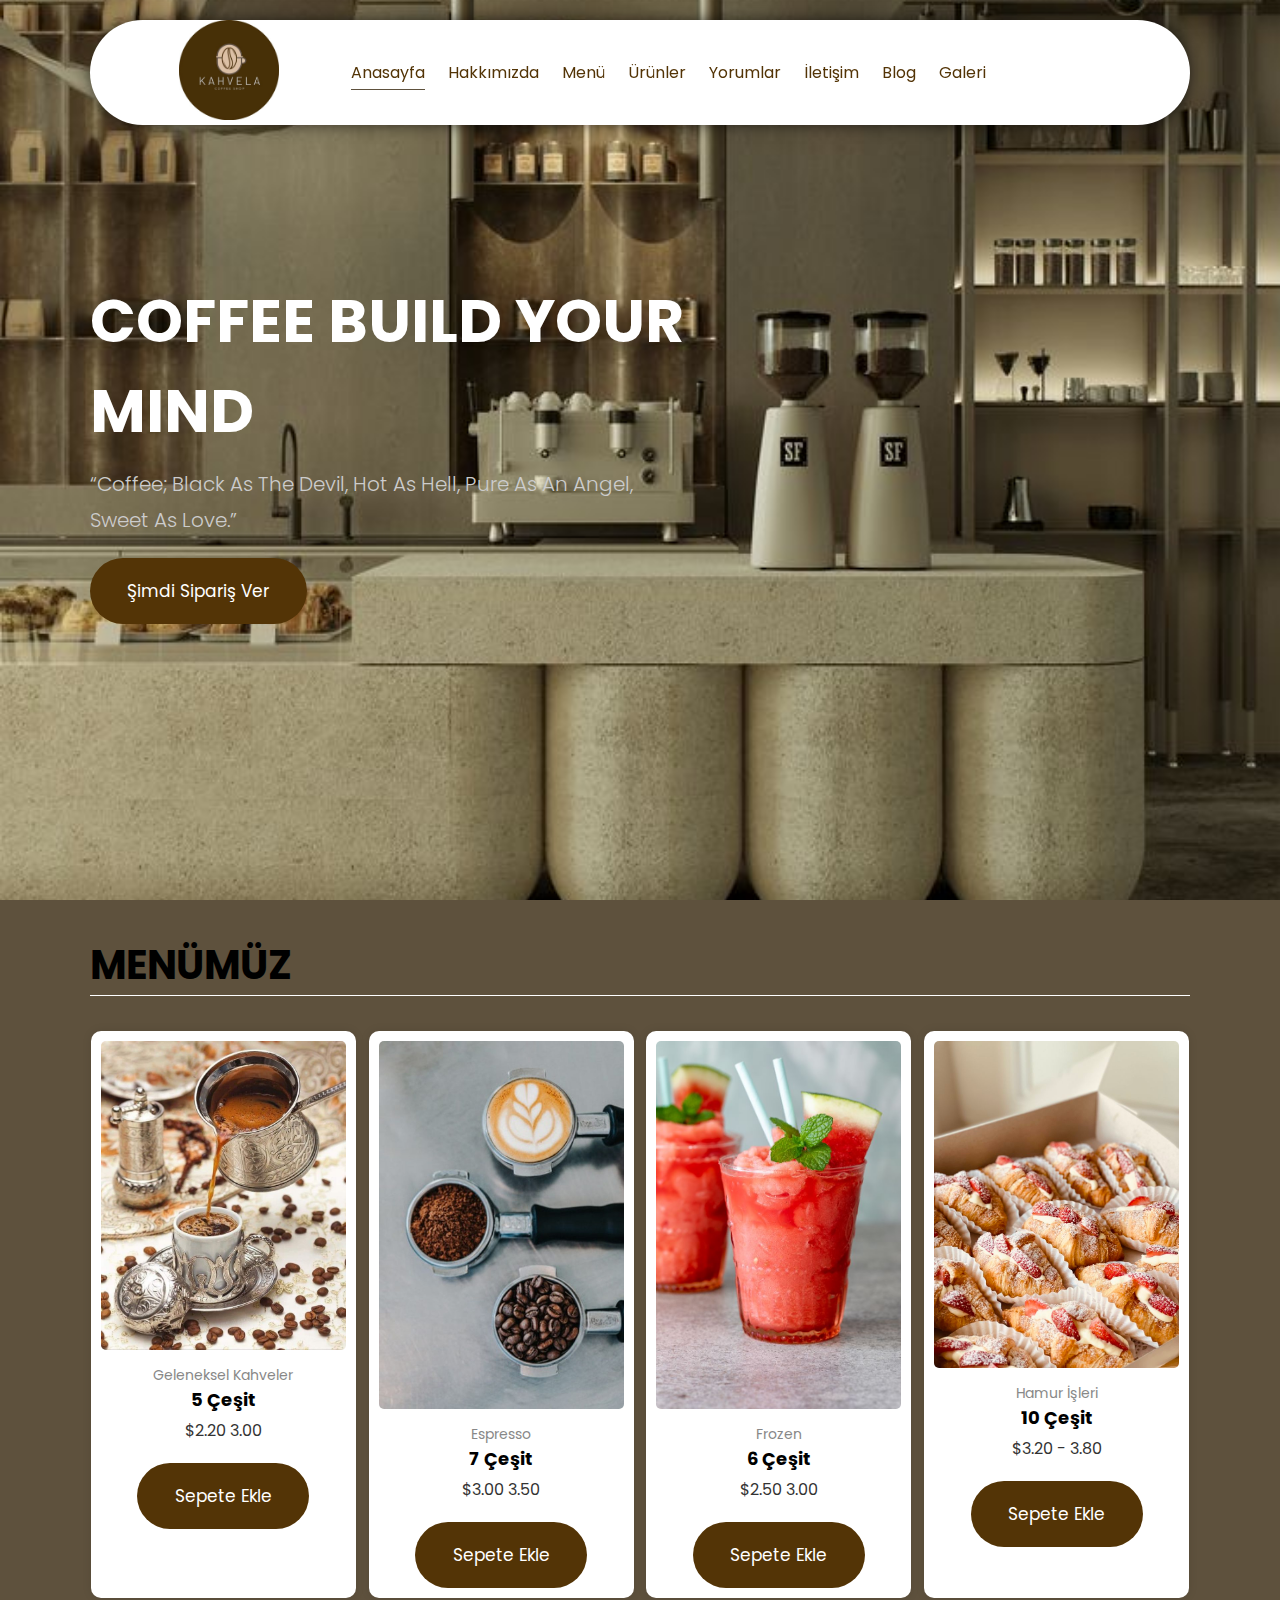
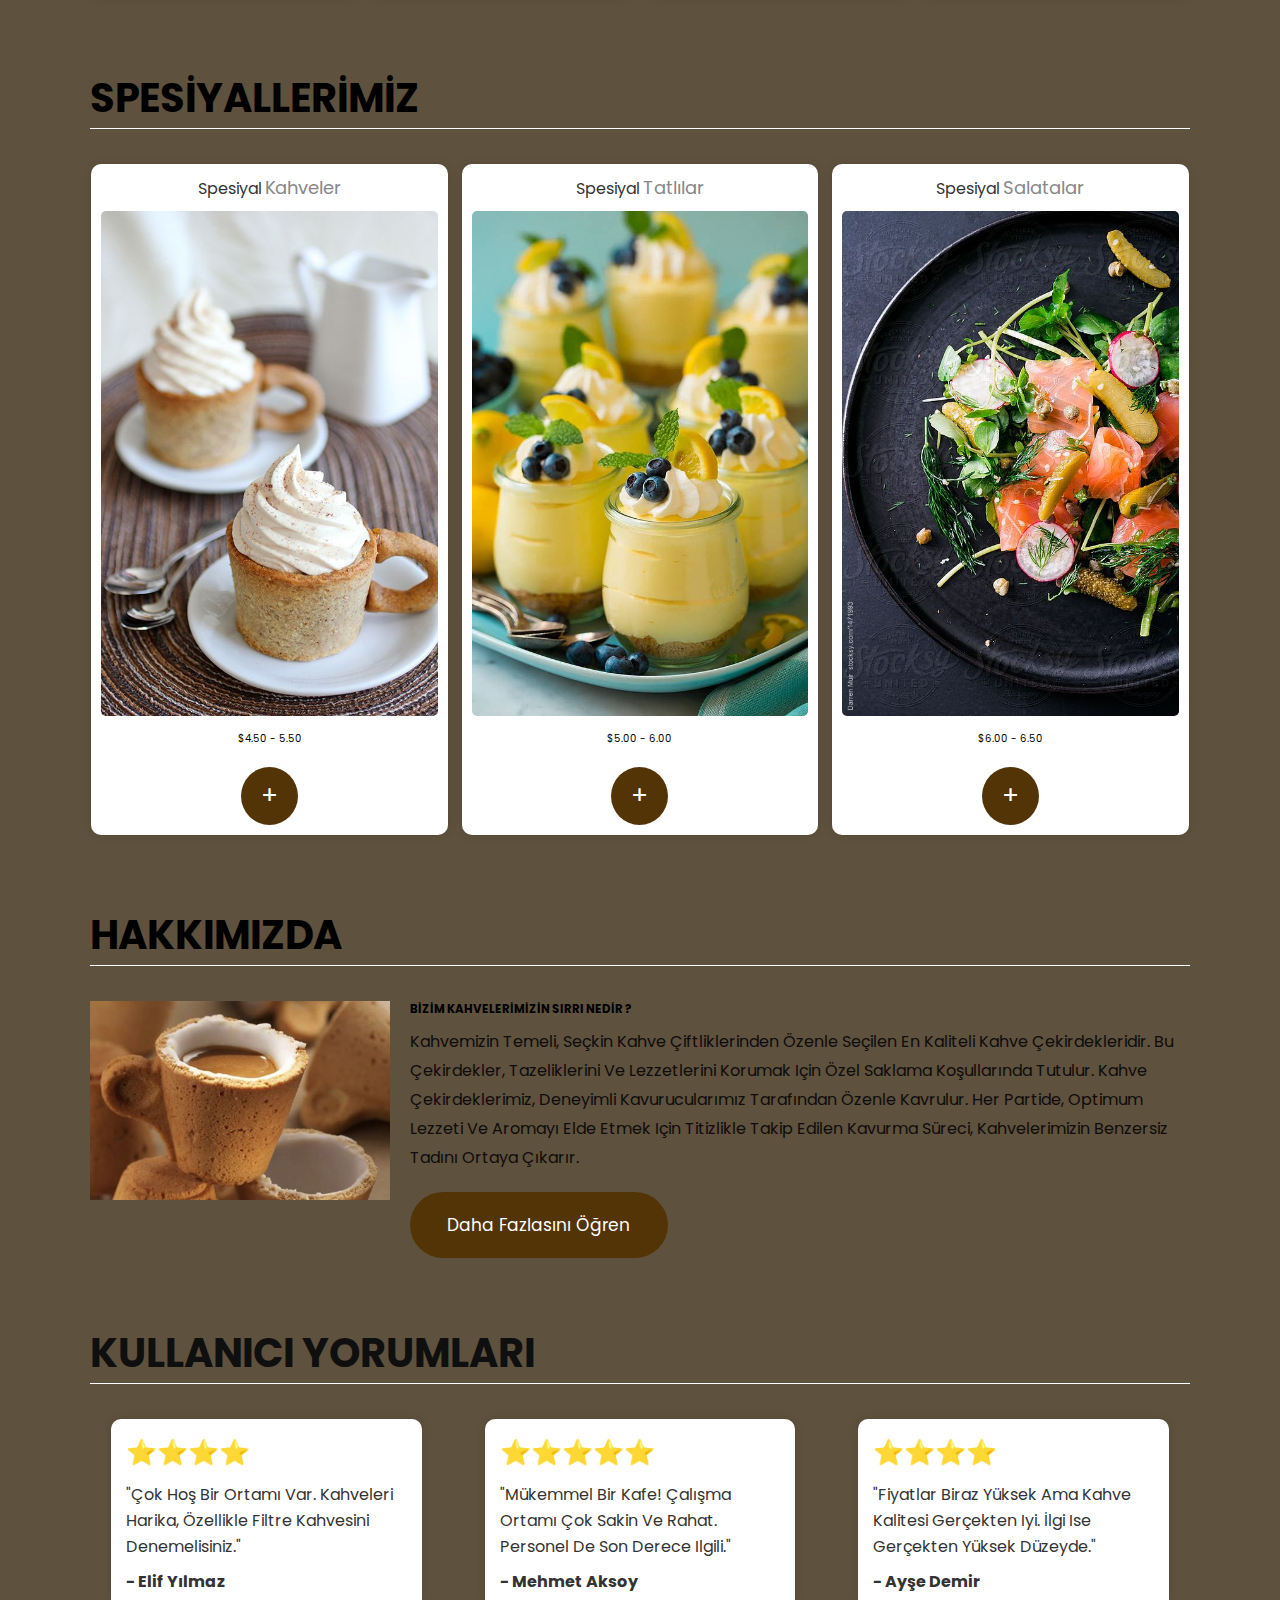
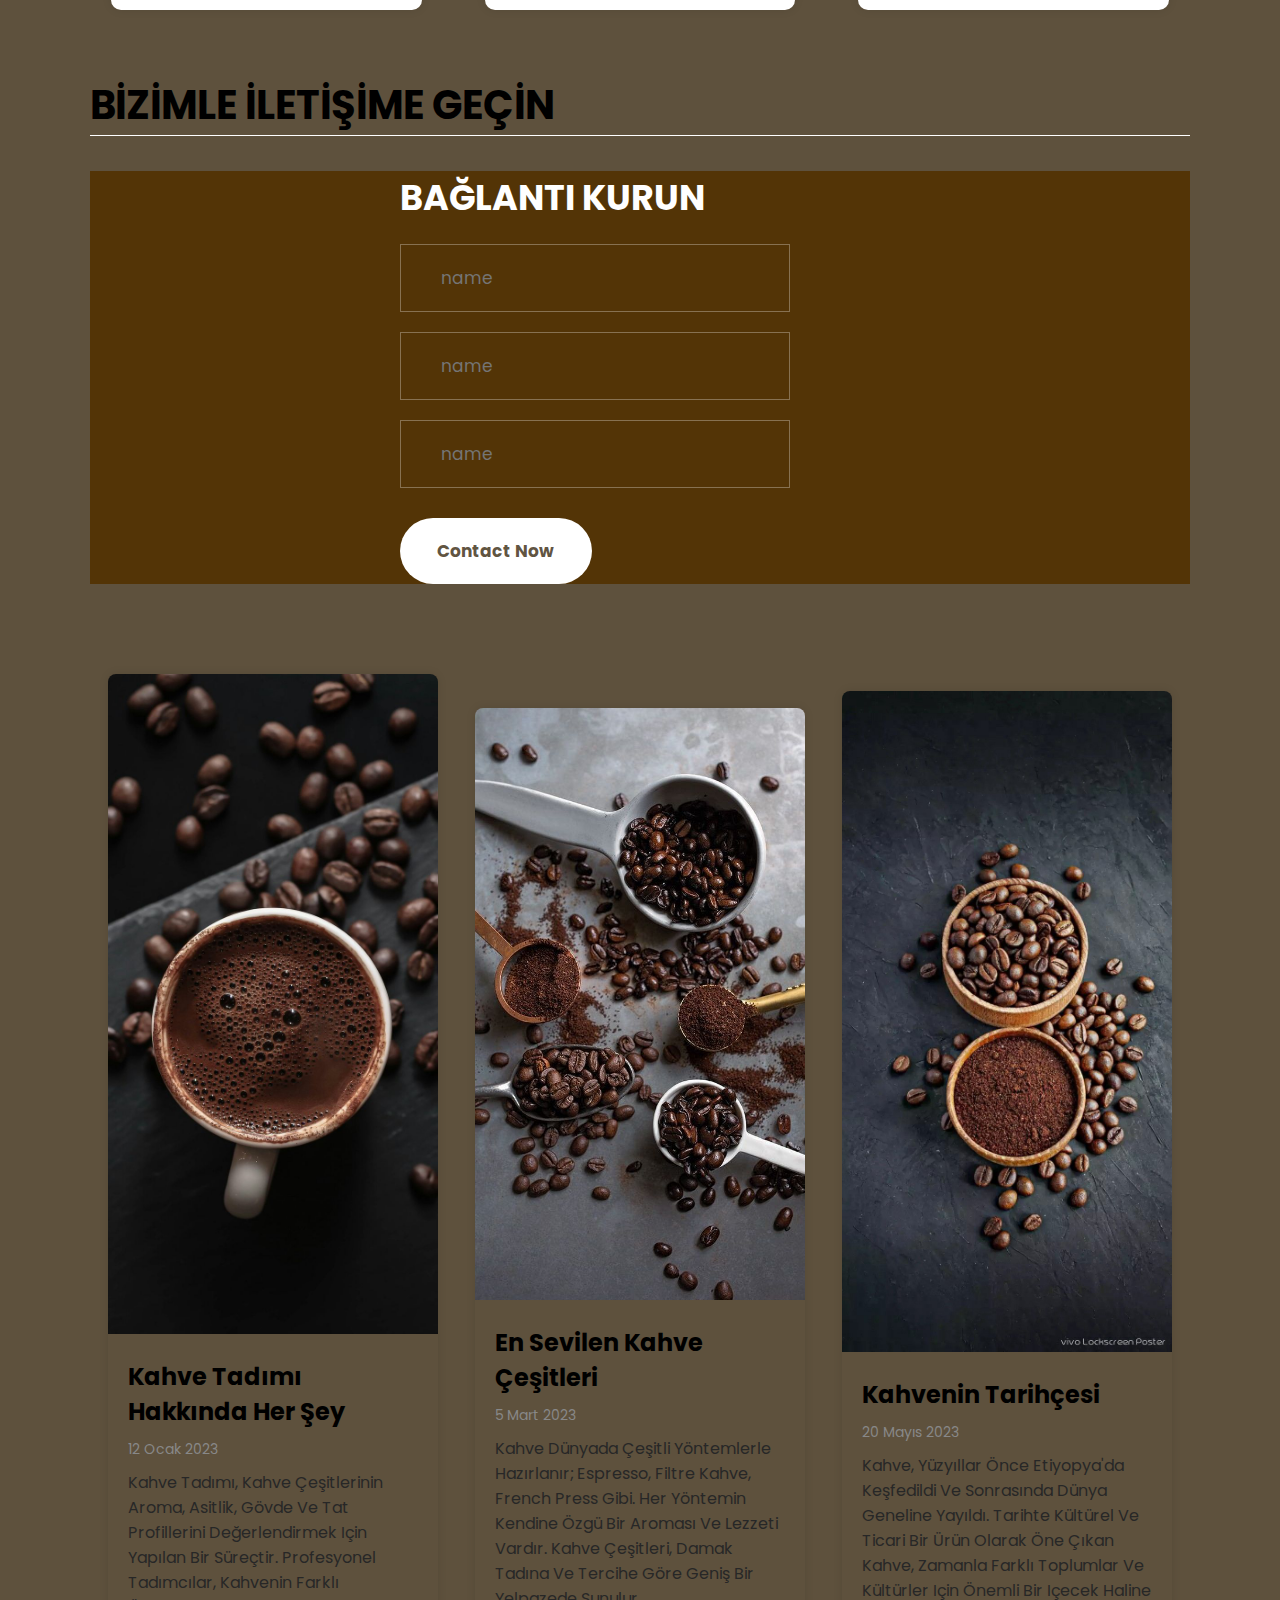
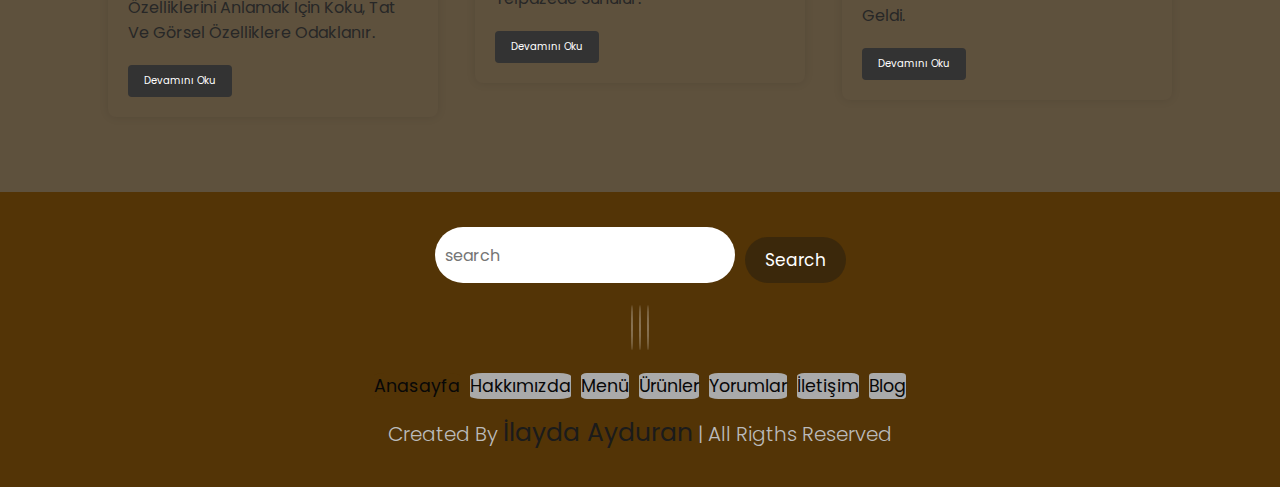
<file: web_proje/index.html>
<!DOCTYPE html>
<html lang="tr">

<head>
    <meta charset="UTF-8">
    <meta name="viewport" content="width=device-width, initial-scale=1.0">
    <link rel="stylesheet" href="https://cdnjs.cloudflare.com/ajax/libs/font-awesome/6.5.1/css/all.min.css" integrity="sha512-DTOQO9RWCH3ppGqcWaEA1BIZOC6xxalwEsw9c2QQeAIftl+Vegovlnee1c9QX4TctnWMn13TZye+giMm8e2LwA==" crossorigin="anonymous" referrerpolicy="no-referrer" />
    <link rel="stylesheet" href="styles/stylee.css">
    <title>Restoran Web Sitesi</title>
</head>

<body>
<header class="header">
    <a href="index.html" class="logo">
        <img src="imagess/son_logo.jpeg" alt="logo">
    </a>
    <nav class="navbar">
        <a href="index.html" class="active">Anasayfa</a>
        <a href="about.html">Hakkımızda</a>
        <a href="menu.html">Menü</a>
        <a href="products.html">Ürünler</a>
        <a href="user-reviews.html">Yorumlar</a>
        <a href="contact.html">İletişim</a>
        <a href="blog.html">Blog</a>
        <a href="galerı.html">Galeri</a>
 
    </nav>
    <div class="buttons">
        <button id="search-btn">
            <i class="fas fa-search"></i>
        </button>
        <button id ="cart-btn">
            <i class="fas fa-shopping-cart"></i>
        </button>
        <button id="menu-btn">
            <i class="fas fa-bars"></i>
        </button>
    </div>

    <div class="search-form">
        <input 
            type="text" 
            class="search-input" 
            id="search-box" 
            placeholder="search here" 
        />
        <i class="fas fa-search"></i>
    </div>

    <div class="cart-items-container">
        <div class="cart-item">
            <i class="fas fa-times"></i>
            <img src="imagess/menu1.jpeg" alt="menu"/>
            <div class="content">
                <h3>geleneksel kahve menüleri</h3>
                <div class="price">2.00$/-</div>
            </div>

        </div>
        <div class="cart-item">
            <i class="fas fa-times"></i>
            <img src="imagess/menu2.jpeg" alt="menu"/>
            <div class="content">
                <h3> Espresso menüleri</h3>
                <div class="price">3.00$/-</div>
            </div>

        </div>
        <div class="cart-item">
            <i class="fas fa-times"></i>
            <img src="imagess/menu3.jpeg" alt="menu"/>
            <div class="content">
                <h3>Frozen menüleri</h3>
                <div class="price">2.00$/-</div>
            </div>

        </div>
        <div class="cart-item">
            <i class="fas fa-times"></i>
            <img src="imagess/menu4.jpeg" alt="menu"/>
            <div class="content">
                <h3>Hamur işi menüleri</h3>
                <div class="price">3.00$/-</div>
            </div>

        </div>
        <a href="#" class="btn">Checkout Now</a>
    </div>
</header>

    
    

    <section class="home" id="home">
        <div class="content">
            <h3>COFFEE BUILD YOUR MIND</h3>
            <p>“Coffee; black as the devil, hot as hell, pure as an angel, sweet as love.”</p>
            <a href="#" class="btn">Şimdi Sipariş Ver</a>
        </div>
    </section>

    <section class="menu" id="menu">
        <h1 class="heading">Menümüz</h1>
        <div class="box-container">
            <!-- Menü Öğeleri -->
            <!-- 1. Ürün -->
            <div class="box">
                <div class="box-head">
                    <div class="image"> <img src="imagess/menu1.jpeg" alt="menu" /></div>
                    <span class="category">Geleneksel Kahveler</span>
                    <h3>5 Çeşit</h3>
                    <div class="price">$2.20 <span>3.00</span></div>
                </div>
                <div class="box-bottom">
                    <a href="#" class="btn">Sepete Ekle</a>
                </div>
            </div>
            <!-- 2. Ürün -->
            <div class="box">
                <div class="box-head">
                    <div class="image"> <img src="imagess/menu2.jpeg" alt="menu" /></div>
                    <span class="category">Espresso</span>
                    <h3>7 Çeşit</h3>
                    <div class="price">$3.00 <span>3.50</span></div>
                </div>
                <div class="box-bottom">
                    <a href="#" class="btn">Sepete Ekle</a>
                </div>
            </div>
            <!-- 3. Ürün -->
            <div class="box">
                <div class="box-head">
                    <div class="image"><img src="imagess/menu3.jpeg" alt="menu" /></div>
                    <span class="category">Frozen</span>
                    <h3>6 Çeşit</h3>
                    <div class="price">$2.50 <span>3.00</span></div>
                </div>
                <div class="box-bottom">
                    <a href="#" class="btn">Sepete Ekle</a>
                </div>
            </div>
            <!-- 4. Ürün -->
            <div class="box">
                <div class="box-head">
                    <div class="image"><img src="imagess/menu4.jpeg" alt="menu" /></div>
                    <span class="category">Hamur İşleri</span>
                    <h3>10 Çeşit</h3>
                    <div class="price">$3.20 <span>- 3.80</span></div>
                </div>
                <div class="box-bottom">
                    <a href="#" class="btn">Sepete Ekle</a>
                </div>
            </div>
        </div>
    </section>

    <section class="products" id="products">
        <h1 class="heading">Spesiyallerimiz</h1>
        <div class="box-container">
            <!-- Spesiyal Ürünler -->
            <!-- 1. Spesiyal -->
            <div class="box">
                <div class="box-head">
                    <span class="title">Spesiyal</span>
                    <a href="#" class="name">Kahveler</a>
                </div>
                <div>
                    <img src="imagess/z5.jpeg" alt="">
                </div>
                <div class="price">$4.50 - 5.50</div>
                <div class="box-bottom">
                    <a href="#" class="btn">+</a>
                </div>
            </div>
            <!-- 2. Spesiyal -->
            <div class="box">
                <div class="box-head">
                    <span class="title">Spesiyal</span>
                    <a href="#" class="name">Tatlılar</a>
                </div>
                <div>
                    <img src="imagess/z2.jpeg" alt="">
                </div>
                <div class="price">$5.00 - 6.00</div>
                <div class="box-bottom">
                    <a href="#" class="btn">+</a>
                </div>
            </div>
            <!-- 3. Spesiyal -->
            <div class="box">
                <div class="box-head">
                    <span class="title">Spesiyal</span>
                    <a href="#" class="name">Salatalar</a>
                </div>
                <div>
                    <img src="imagess/z3.jpeg" alt="">
                </div>
                <div class="price">$6.00 - 6.50 </div>
                <div class="box-bottom">
                    <a href="#" class="btn">+</a>
                </div>
            </div>
        </div>
    </section>



    <section class="about" id="about">
        <h1 class="heading">Hakkımızda</h1>
        <div class="row">
            <div class="image">
                <img src="imagess/z1.jpeg" alt="" style="max-width: 300px; float: left; margin-right: 20px;">
            </div>
            <div class="content">
                <h3>BİZİM KAHVELERİMİZİN SIRRI NEDİR ?</h3>
                <p>
                    Kahvemizin temeli, seçkin kahve çiftliklerinden özenle seçilen en kaliteli kahve çekirdekleridir. Bu çekirdekler, tazeliklerini ve lezzetlerini korumak için özel saklama koşullarında tutulur. Kahve çekirdeklerimiz, deneyimli kavurucularımız tarafından özenle kavrulur. Her partide, optimum lezzeti ve aromayı elde etmek için titizlikle takip edilen kavurma süreci, kahvelerimizin benzersiz tadını ortaya çıkarır.
                </p>
                <a href="#" class="btn">Daha fazlasını öğren</a>
            </div>
        </div>
    </section>





    <section class="user-reviews" id="user-reviews">
        <h1 class="heading">Kullanıcı Yorumları</h1>
        <div class="review-container">
            <div class="review-box">
                <div class="rating">⭐⭐⭐⭐</div>
                <p>"Çok hoş bir ortamı var. Kahveleri harika, özellikle filtre kahvesini denemelisiniz."</p>
                <p class="user">- Elif Yılmaz</p>
            </div>
            <div class="review-box">
                <div class="rating">⭐⭐⭐⭐⭐</div>
                <p>"Mükemmel bir kafe! Çalışma ortamı çok sakin ve rahat. Personel de son derece ilgili."</p>
                <p class="user">- Mehmet Aksoy</p>
            </div>
            <div class="review-box">
                <div class="rating">⭐⭐⭐⭐</div>
                <p>"Fiyatlar biraz yüksek ama kahve kalitesi gerçekten iyi. İlgi ise gerçekten yüksek düzeyde."</p>
                <p class="user">- Ayşe Demir</p>
            </div>
        </div>
    </section>



    <section class="contact" id="contact">
        <h1 class="heading"> Bizimle iletişime geçin</h1>
        <div class="row">
            <iframe src="https://www.google.com/maps/embed?pb=!1m18!1m12!1m3!1d12029.234045632578!2d29.035392099999996!3d41.08410545!2m3!1f0!2f0!3f0!3m2!1i1024!2i768!4f13.1!3m3!1m2!1s0x14cab605ecb18f53%3A0x7b69efd8c9f91bce!2zRXRpbGVyLCAzNDMzNyBCZcWfaWt0YcWfL8Swc3RhbmJ1bA!5e0!3m2!1str!2str!4v1704069532607!5m2!1str!2str"loading="lazy" referrerpolicy="no-referrer-when-downgrade"></iframe>
          <form>
            <h3>Bağlantı Kurun</h3>
            <div class="inputBox">
                <i class="fas fa-user"></i>
                <input type="text" placeholder="name"/>
            </div>
            <div class="inputBox">
                <i class="fas fa-envelope"></i>
                <input type="email" placeholder="name"/>
            </div>
            <div class="inputBox">
                <i class="fas fa-phone"></i>
                <input type="number" placeholder="name"/>
            </div>
            <input type="submit" class="btn" value="contact now"/>
              
          </form>
        </div>
    </section>
    



    <section class="blog" id="blog">
        <div class="blog-post">
          <img src="imagess/k2.jpeg" alt="Kahve">
          <div class="post-content">
            <h2 class="post-title">Kahve Tadımı Hakkında Her Şey</h2>
            <p class="post-date">12 Ocak 2023</p>
            <p class="post-text">Kahve tadımı, kahve çeşitlerinin aroma, asitlik, gövde ve tat profillerini değerlendirmek için yapılan bir süreçtir. Profesyonel tadımcılar, kahvenin farklı özelliklerini anlamak için koku, tat ve görsel özelliklere odaklanır.</p>
            <a href="#" class="read-more" onclick="showPopup(1)">Devamını Oku</a>
          </div>
        </div>
    
        <div class="blog-post">
          <img src="imagess/k1.jpeg" alt="Kahve Çeşitleri">
          <div class="post-content">
            <h2 class="post-title">En Sevilen Kahve Çeşitleri</h2>
            <p class="post-date">5 Mart 2023</p>
            <p class="post-text">Kahve dünyada çeşitli yöntemlerle hazırlanır; espresso, filtre kahve, French press gibi. Her yöntemin kendine özgü bir aroması ve lezzeti vardır. Kahve çeşitleri, damak tadına ve tercihe göre geniş bir yelpazede sunulur.</p>
            <a href="#" class="read-more" onclick="showPopup(2)">Devamını Oku</a>
          </div>
        </div>
    
        <div class="blog-post">
          <img src="imagess/k3.jpeg" alt="Kahve Tarihi">
          <div class="post-content">
            <h2 class="post-title">Kahvenin Tarihçesi</h2>
            <p class="post-date">20 Mayıs 2023</p>
            <p class="post-text">Kahve, yüzyıllar önce Etiyopya'da keşfedildi ve sonrasında dünya geneline yayıldı. Tarihte kültürel ve ticari bir ürün olarak öne çıkan kahve, zamanla farklı toplumlar ve kültürler için önemli bir içecek haline geldi.</p>
            <a href="#" class="read-more" onclick="showPopup(3)">Devamını Oku</a>
          </div>
        </div>
      </section>
    
      <div class="popup" id="popup">
        <div class="popup-content" id="popup-content">
          <!-- Popup içeriği burada dinamik olarak eklenecek -->
          <span class="close-btn" onclick="closePopup()">X</span> 
        </div>
      </div>

    <section class="footer">
        <div class="search">
            <input type="text" class="search-input" placeholder="search"/>
            <button class="btn bnt-primary">search </button>
        </div>
        <div class="share">
            <a href="#" class="fab fa-facebook"></a>
            <a href="#" class="fab fa-instagram"></a>
            <a href="#" class="fab fa-twitter"></a>
        </div>
        <div class="links">
            <a href="#" class="active">Anasayfa</a>
            <a href="#">Hakkımızda</a>
            <a href="#">Menü</a>
            <a href="#">Ürünler</a>
            <a href="#">Yorumlar</a>
            <a href="#">İletişim</a>
            <a href="#">Blog</a>
        </div>

        <div class="credit">
            created by <span> İlayda Ayduran</span> | all rigths reserved
        </div>
    </section>

    <script src="js/script.js"></script>
  </body>
</html>
</file>
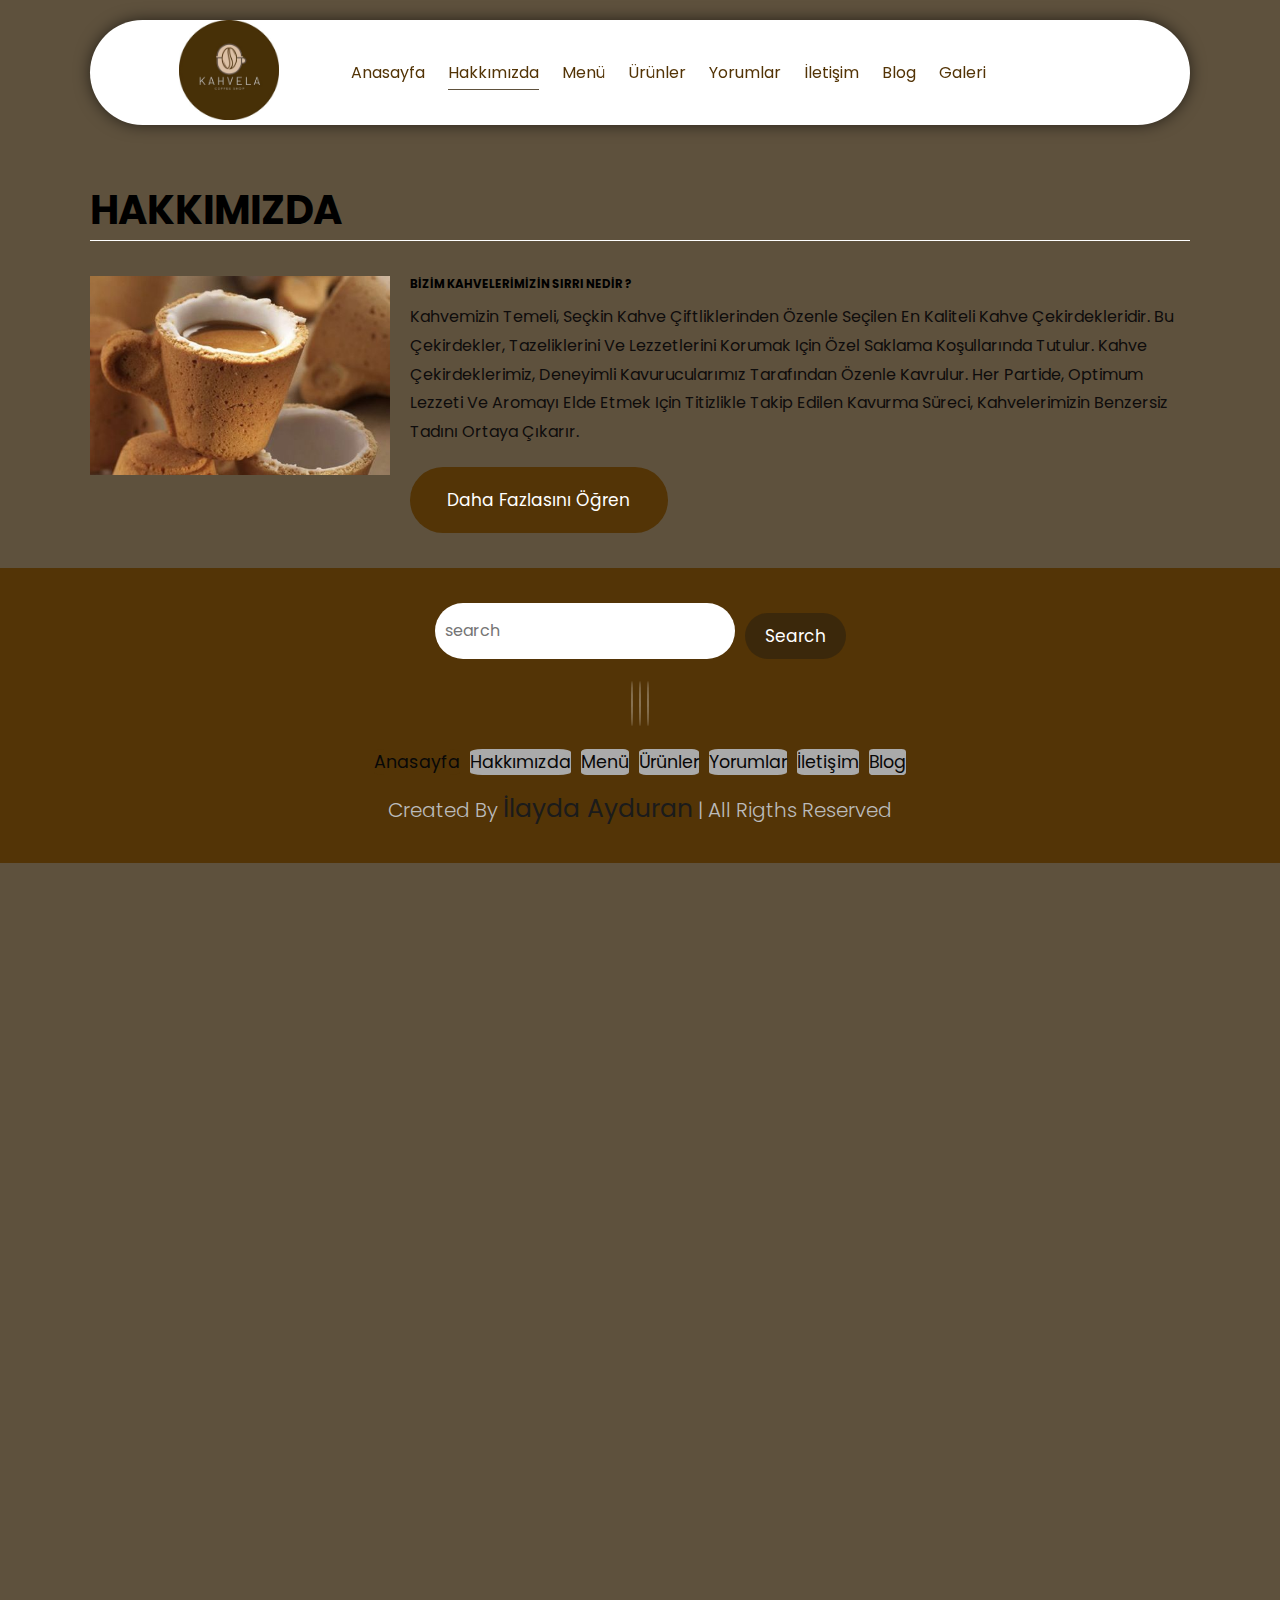
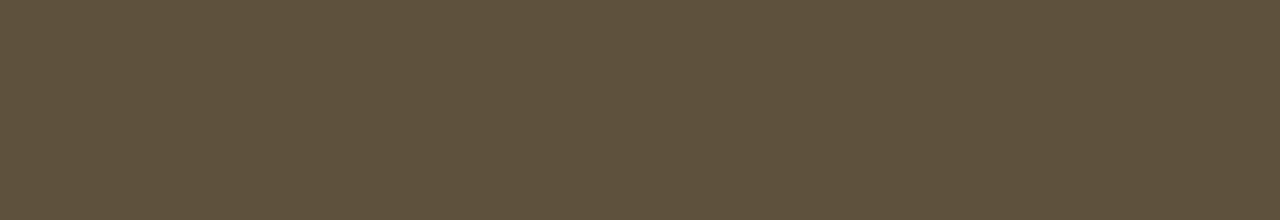
<file: web_proje/about.html>
<!DOCTYPE html>
<html lang="tr">

<head>
    <meta charset="UTF-8">
    <meta name="viewport" content="width=device-width, initial-scale=1.0">
    <link rel="stylesheet" href="https://cdnjs.cloudflare.com/ajax/libs/font-awesome/6.5.1/css/all.min.css" integrity="sha512-DTOQO9RWCH3ppGqcWaEA1BIZOC6xxalwEsw9c2QQeAIftl+Vegovlnee1c9QX4TctnWMn13TZye+giMm8e2LwA==" crossorigin="anonymous" referrerpolicy="no-referrer" />
    <link rel="stylesheet" href="styles/stylee.css">
    <title>Restoran Web Sitesi</title>
</head>

<body>
<header class="header">
    <a href="index.html" class="logo">
        <img src="imagess/son_logo.jpeg" alt="logo">
    </a>
    <nav class="navbar">
        <a href="index.html" >Anasayfa</a>
        <a href="about.html"class="active">Hakkımızda</a>
        <a href="menu.html">Menü</a>
        <a href="products.html">Ürünler</a>
        <a href="user-reviews.html">Yorumlar</a>
        <a href="contact.html">İletişim</a>
        <a href="blog.html">Blog</a>
        <a href="galerı.html">Galeri</a>
    </nav>
    <div class="buttons">
        <button id="search-btn">
            <i class="fas fa-search"></i>
        </button>
        <button id ="cart-btn">
            <i class="fas fa-shopping-cart"></i>
        </button>
        <button id="menu-btn">
            <i class="fas fa-bars"></i>
        </button>
    </div>

    <div class="search-form">
        <input 
            type="text" 
            class="search-input" 
            id="search-box" 
            placeholder="search here" 
        />
        <i class="fas fa-search"></i>
    </div>

    <div class="cart-items-container">
        <div class="cart-item">
            <i class="fas fa-times"></i>
            <img src="imagess/menu1.jpeg" alt="menu"/>
            <div class="content">
                <h3>geleneksel kahve menüleri</h3>
                <div class="price">2.00$/-</div>
            </div>

        </div>
        <div class="cart-item">
            <i class="fas fa-times"></i>
            <img src="imagess/menu2.jpeg" alt="menu"/>
            <div class="content">
                <h3> Espresso menüleri</h3>
                <div class="price">3.00$/-</div>
            </div>

        </div>
        <div class="cart-item">
            <i class="fas fa-times"></i>
            <img src="imagess/menu3.jpeg" alt="menu"/>
            <div class="content">
                <h3>Frozen menüleri</h3>
                <div class="price">2.00$/-</div>
            </div>

        </div>
        <div class="cart-item">
            <i class="fas fa-times"></i>
            <img src="imagess/menu4.jpeg" alt="menu"/>
            <div class="content">
                <h3>Hamur işi menüleri</h3>
                <div class="price">3.00$/-</div>
            </div>

        </div>
        <a href="#" class="btn">Checkout Now</a>
    </div>
</header>

    
    




    <section class="about" id="about">
        <h1 class="heading">Hakkımızda</h1>
        <div class="row">
            <div class="image">
                <img src="imagess/z1.jpeg" alt="" style="max-width: 300px; float: left; margin-right: 20px;">
            </div>
            <div class="content">
                <h3>BİZİM KAHVELERİMİZİN SIRRI NEDİR ?</h3>
                <p>
                    Kahvemizin temeli, seçkin kahve çiftliklerinden özenle seçilen en kaliteli kahve çekirdekleridir. Bu çekirdekler, tazeliklerini ve lezzetlerini korumak için özel saklama koşullarında tutulur. Kahve çekirdeklerimiz, deneyimli kavurucularımız tarafından özenle kavrulur. Her partide, optimum lezzeti ve aromayı elde etmek için titizlikle takip edilen kavurma süreci, kahvelerimizin benzersiz tadını ortaya çıkarır.
                </p>
                <a href="#" class="btn">Daha fazlasını öğren</a>
            </div>
        </div>
    </section>





 

    <section class="footer">
        <div class="search">
            <input type="text" class="search-input" placeholder="search"/>
            <button class="btn bnt-primary">search </button>
        </div>
        <div class="share">
            <a href="#" class="fab fa-facebook"></a>
            <a href="#" class="fab fa-instagram"></a>
            <a href="#" class="fab fa-twitter"></a>
        </div>
        <div class="links">
            <a href="#" class="active">Anasayfa</a>
            <a href="#">Hakkımızda</a>
            <a href="#">Menü</a>
            <a href="#">Ürünler</a>
            <a href="#">Yorumlar</a>
            <a href="#">İletişim</a>
            <a href="#">Blog</a>
        </div>

        <div class="credit">
            created by <span> İlayda Ayduran</span> | all rigths reserved
        </div>
    </section>




    


    <script src="js/script.js"></script>
  </body>
</html>
</file>
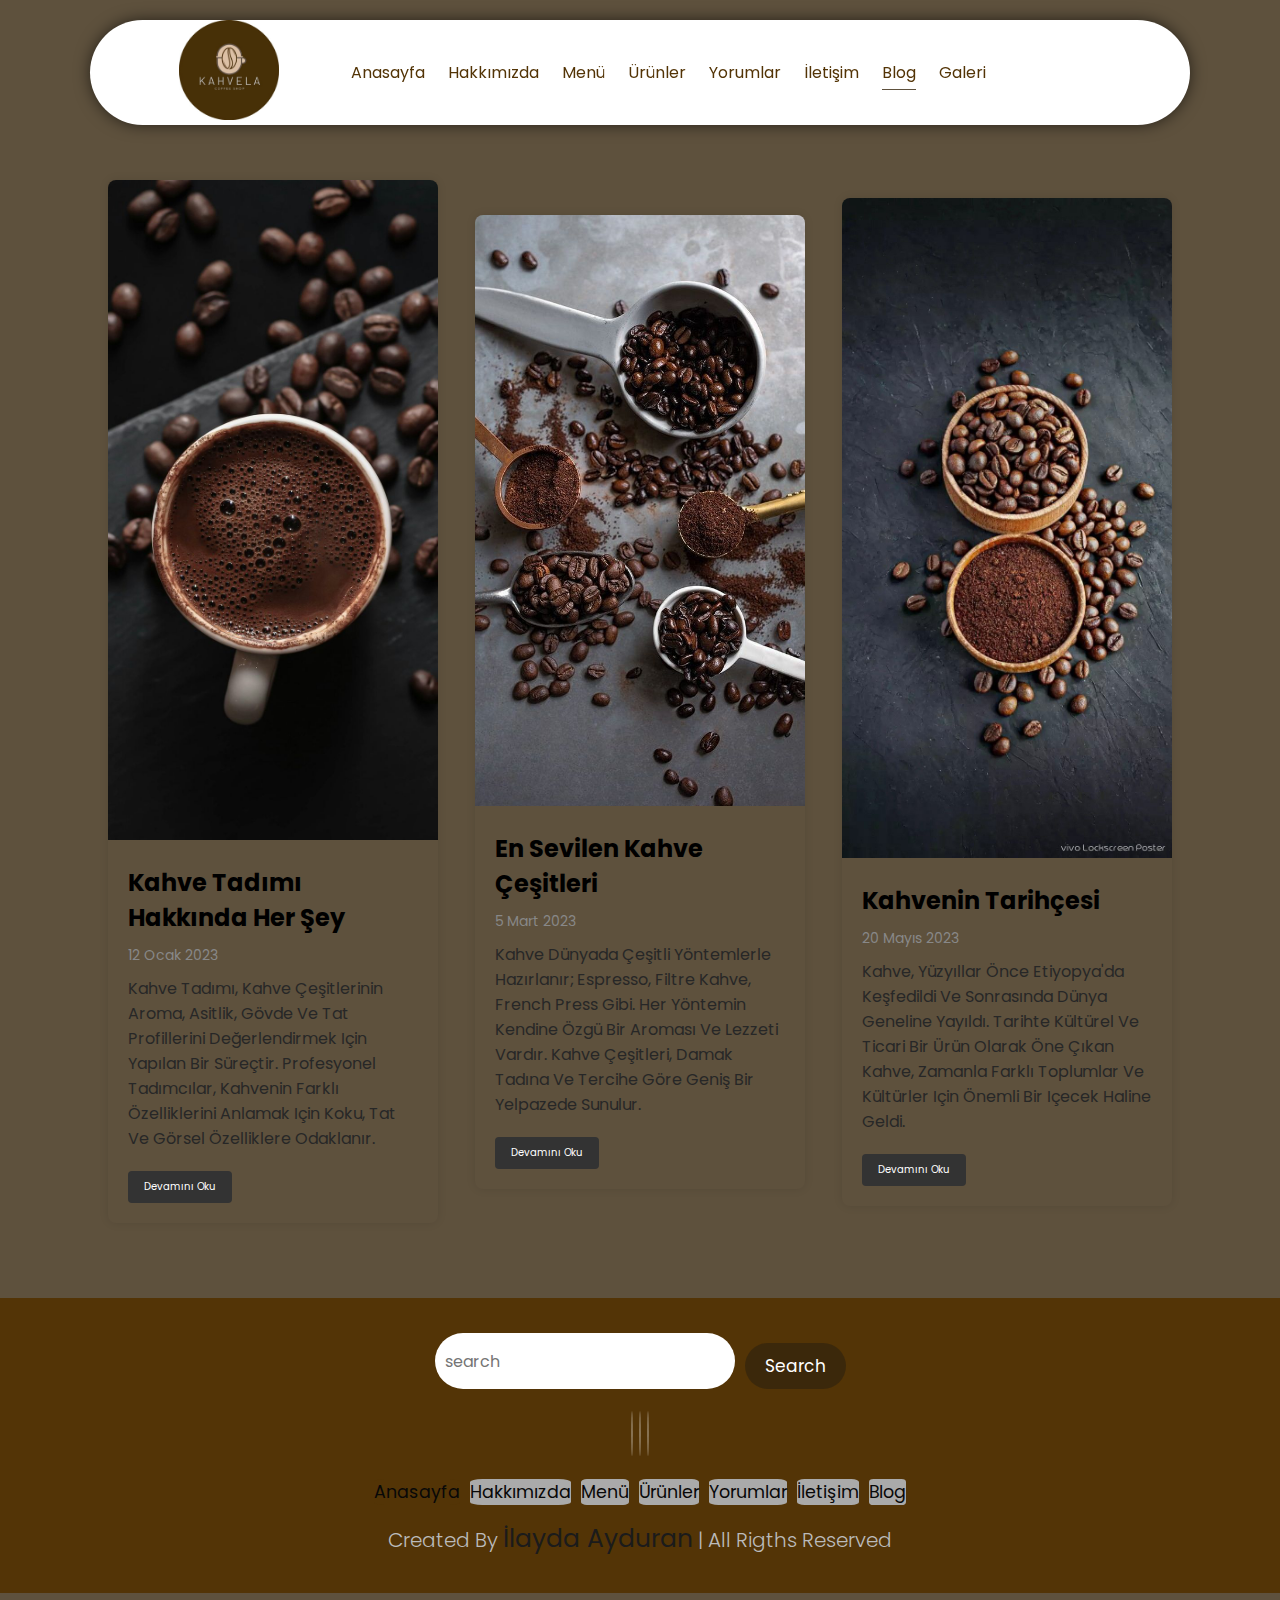
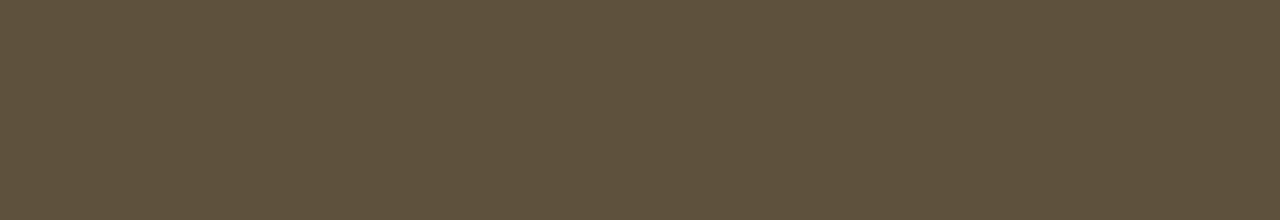
<file: web_proje/blog.html>
<!DOCTYPE html>
<html lang="tr">

<head>
    <meta charset="UTF-8">
    <meta name="viewport" content="width=device-width, initial-scale=1.0">
    <link rel="stylesheet" href="https://cdnjs.cloudflare.com/ajax/libs/font-awesome/6.5.1/css/all.min.css" integrity="sha512-DTOQO9RWCH3ppGqcWaEA1BIZOC6xxalwEsw9c2QQeAIftl+Vegovlnee1c9QX4TctnWMn13TZye+giMm8e2LwA==" crossorigin="anonymous" referrerpolicy="no-referrer" />
    <link rel="stylesheet" href="styles/stylee.css">
    <title>Restoran Web Sitesi</title>
</head>

<body>
<header class="header">
    <a href="index.html" class="logo">
        <img src="imagess/son_logo.jpeg" alt="logo">
    </a>
    <nav class="navbar">
        <a href="index.html">Anasayfa</a>
        <a href="about.html">Hakkımızda</a>
        <a href="menu.html">Menü</a>
        <a href="products.html">Ürünler</a>
        <a href="user-reviews.html">Yorumlar</a>
        <a href="contact.html">İletişim</a>
        <a href="blog.html" class="active">Blog</a>
        <a href="galerı.html">Galeri</a>
    </nav>
    <div class="buttons">
        <button id="search-btn">
            <i class="fas fa-search"></i>
        </button>
        <button id ="cart-btn">
            <i class="fas fa-shopping-cart"></i>
        </button>
        <button id="menu-btn">
            <i class="fas fa-bars"></i>
        </button>
    </div>

    <div class="search-form">
        <input 
            type="text" 
            class="search-input" 
            id="search-box" 
            placeholder="search here" 
        />
        <i class="fas fa-search"></i>
    </div>

    <div class="cart-items-container">
        <div class="cart-item">
            <i class="fas fa-times"></i>
            <img src="imagess/menu1.jpeg" alt="menu"/>
            <div class="content">
                <h3>geleneksel kahve menüleri</h3>
                <div class="price">2.00$/-</div>
            </div>

        </div>
        <div class="cart-item">
            <i class="fas fa-times"></i>
            <img src="imagess/menu2.jpeg" alt="menu"/>
            <div class="content">
                <h3> Espresso menüleri</h3>
                <div class="price">3.00$/-</div>
            </div>

        </div>
        <div class="cart-item">
            <i class="fas fa-times"></i>
            <img src="imagess/menu3.jpeg" alt="menu"/>
            <div class="content">
                <h3>Frozen menüleri</h3>
                <div class="price">2.00$/-</div>
            </div>

        </div>
        <div class="cart-item">
            <i class="fas fa-times"></i>
            <img src="imagess/menu4.jpeg" alt="menu"/>
            <div class="content">
                <h3>Hamur işi menüleri</h3>
                <div class="price">3.00$/-</div>
            </div>

        </div>
        <a href="#" class="btn">Checkout Now</a>
    </div>
</header>

    
    


    



<section class="blog" id="blog">
    <div class="blog-post">
      <img src="imagess/k2.jpeg" alt="Kahve">
      <div class="post-content">
        <h2 class="post-title">Kahve Tadımı Hakkında Her Şey</h2>
        <p class="post-date">12 Ocak 2023</p>
        <p class="post-text">Kahve tadımı, kahve çeşitlerinin aroma, asitlik, gövde ve tat profillerini değerlendirmek için yapılan bir süreçtir. Profesyonel tadımcılar, kahvenin farklı özelliklerini anlamak için koku, tat ve görsel özelliklere odaklanır.</p>
        <a href="#" class="read-more" onclick="showPopup(1)">Devamını Oku</a>
      </div>
    </div>

    <div class="blog-post">
      <img src="imagess/k1.jpeg" alt="Kahve Çeşitleri">
      <div class="post-content">
        <h2 class="post-title">En Sevilen Kahve Çeşitleri</h2>
        <p class="post-date">5 Mart 2023</p>
        <p class="post-text">Kahve dünyada çeşitli yöntemlerle hazırlanır; espresso, filtre kahve, French press gibi. Her yöntemin kendine özgü bir aroması ve lezzeti vardır. Kahve çeşitleri, damak tadına ve tercihe göre geniş bir yelpazede sunulur.</p>
        <a href="#" class="read-more" onclick="showPopup(2)">Devamını Oku</a>
      </div>
    </div>

    <div class="blog-post">
      <img src="imagess/k3.jpeg" alt="Kahve Tarihi">
      <div class="post-content">
        <h2 class="post-title">Kahvenin Tarihçesi</h2>
        <p class="post-date">20 Mayıs 2023</p>
        <p class="post-text">Kahve, yüzyıllar önce Etiyopya'da keşfedildi ve sonrasında dünya geneline yayıldı. Tarihte kültürel ve ticari bir ürün olarak öne çıkan kahve, zamanla farklı toplumlar ve kültürler için önemli bir içecek haline geldi.</p>
        <a href="#" class="read-more" onclick="showPopup(3)">Devamını Oku</a>
      </div>
    </div>
  </section>

  <div class="popup" id="popup">
    <div class="popup-content" id="popup-content">
      <!-- Popup içeriği burada dinamik olarak eklenecek -->
      <span class="close-btn" onclick="closePopup()">X</span> 
    </div>
  </div>

    <section class="footer">
        <div class="search">
            <input type="text" class="search-input" placeholder="search"/>
            <button class="btn bnt-primary">search </button>
        </div>
        <div class="share">
            <a href="#" class="fab fa-facebook"></a>
            <a href="#" class="fab fa-instagram"></a>
            <a href="#" class="fab fa-twitter"></a>
        </div>
        <div class="links">
            <a href="#" class="active">Anasayfa</a>
            <a href="#">Hakkımızda</a>
            <a href="#">Menü</a>
            <a href="#">Ürünler</a>
            <a href="#">Yorumlar</a>
            <a href="#">İletişim</a>
            <a href="#">Blog</a>
        </div>

        <div class="credit">
            created by <span> İlayda Ayduran</span> | all rigths reserved
        </div>
    </section>




    


    <script src="js/script.js"></script>
  </body>
</html>
</file>
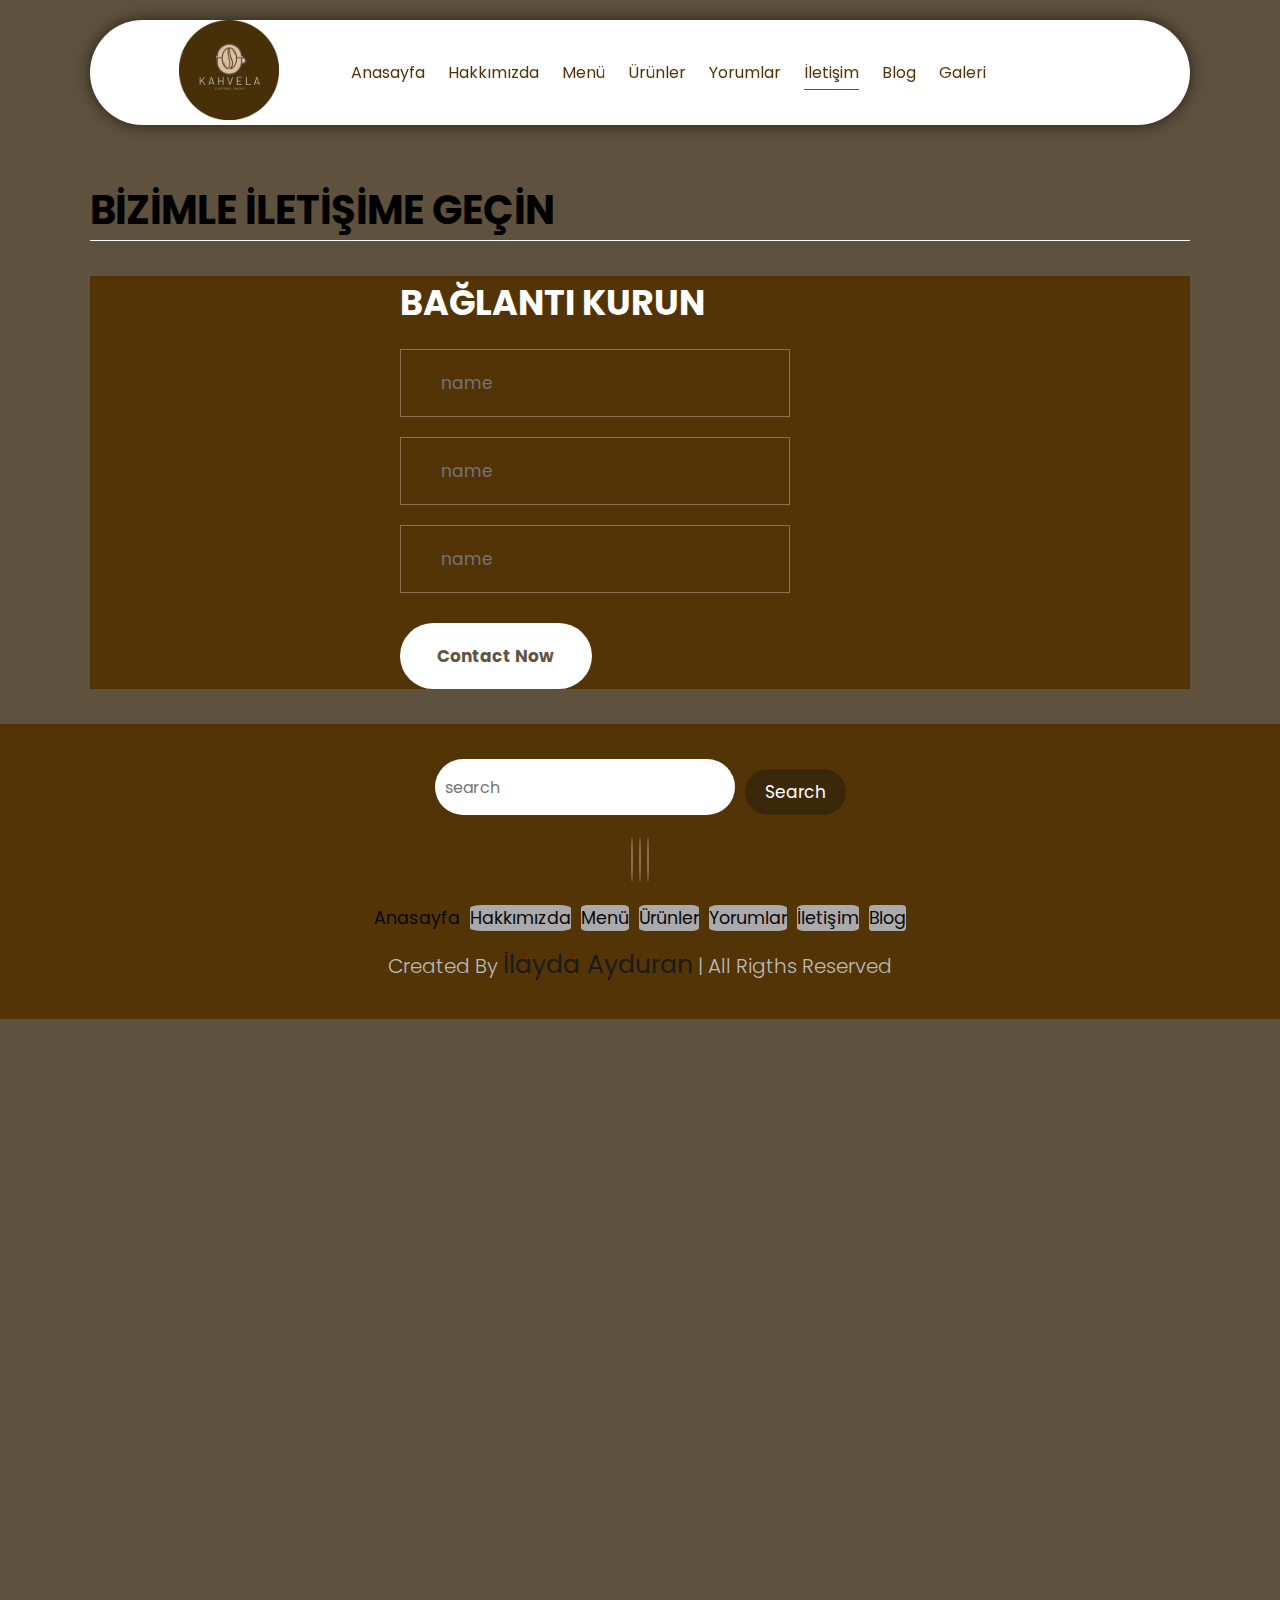
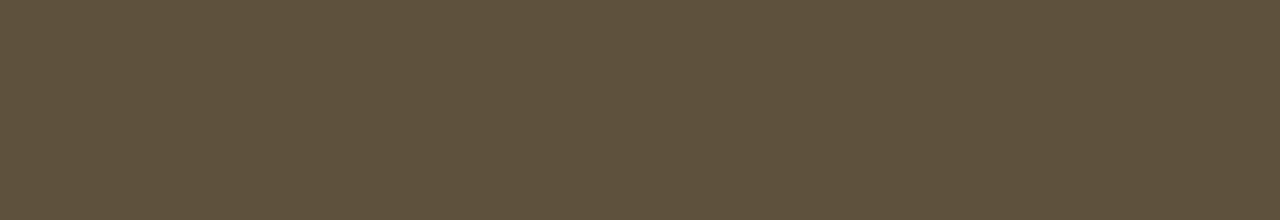
<file: web_proje/contact.html>
<!DOCTYPE html>
<html lang="tr">

<head>
    <meta charset="UTF-8">
    <meta name="viewport" content="width=device-width, initial-scale=1.0">
    <link rel="stylesheet" href="https://cdnjs.cloudflare.com/ajax/libs/font-awesome/6.5.1/css/all.min.css" integrity="sha512-DTOQO9RWCH3ppGqcWaEA1BIZOC6xxalwEsw9c2QQeAIftl+Vegovlnee1c9QX4TctnWMn13TZye+giMm8e2LwA==" crossorigin="anonymous" referrerpolicy="no-referrer" />
    <link rel="stylesheet" href="styles/stylee.css">
    <title>Restoran Web Sitesi</title>
</head>

<body>
<header class="header">
    <a href="index.html" class="logo">
        <img src="imagess/son_logo.jpeg" alt="logo">
    </a>
    <nav class="navbar">
        <a href="index.html" >Anasayfa</a>
        <a href="about.html">Hakkımızda</a>
        <a href="menu.html">Menü</a>
        <a href="products.html">Ürünler</a>
        <a href="user-reviews.html">Yorumlar</a>
        <a href="contact.html"class="active">İletişim</a>
        <a href="blog.html">Blog</a>
        <a href="galerı.html">Galeri</a>
        
    </nav>
    <div class="buttons">
        <button id="search-btn">
            <i class="fas fa-search"></i>
        </button>
        <button id ="cart-btn">
            <i class="fas fa-shopping-cart"></i>
        </button>
        <button id="menu-btn">
            <i class="fas fa-bars"></i>
        </button>
    </div>

    <div class="search-form">
        <input 
            type="text" 
            class="search-input" 
            id="search-box" 
            placeholder="search here" 
        />
        <i class="fas fa-search"></i>
    </div>

    <div class="cart-items-container">
        <div class="cart-item">
            <i class="fas fa-times"></i>
            <img src="imagess/menu1.jpeg" alt="menu"/>
            <div class="content">
                <h3>geleneksel kahve menüleri</h3>
                <div class="price">2.00$/-</div>
            </div>

        </div>
        <div class="cart-item">
            <i class="fas fa-times"></i>
            <img src="imagess/menu2.jpeg" alt="menu"/>
            <div class="content">
                <h3> Espresso menüleri</h3>
                <div class="price">3.00$/-</div>
            </div>

        </div>
        <div class="cart-item">
            <i class="fas fa-times"></i>
            <img src="imagess/menu3.jpeg" alt="menu"/>
            <div class="content">
                <h3>Frozen menüleri</h3>
                <div class="price">2.00$/-</div>
            </div>

        </div>
        <div class="cart-item">
            <i class="fas fa-times"></i>
            <img src="imagess/menu4.jpeg" alt="menu"/>
            <div class="content">
                <h3>Hamur işi menüleri</h3>
                <div class="price">3.00$/-</div>
            </div>

        </div>
        <a href="#" class="btn">Checkout Now</a>
    </div>
</header>

    
    



    <section class="contact" id="contact">
        <h1 class="heading"> Bizimle iletişime geçin</h1>
        <div class="row">
            <iframe src="https://www.google.com/maps/embed?pb=!1m18!1m12!1m3!1d12029.234045632578!2d29.035392099999996!3d41.08410545!2m3!1f0!2f0!3f0!3m2!1i1024!2i768!4f13.1!3m3!1m2!1s0x14cab605ecb18f53%3A0x7b69efd8c9f91bce!2zRXRpbGVyLCAzNDMzNyBCZcWfaWt0YcWfL8Swc3RhbmJ1bA!5e0!3m2!1str!2str!4v1704069532607!5m2!1str!2str"loading="lazy" referrerpolicy="no-referrer-when-downgrade"></iframe>
          <form>
            <h3>Bağlantı Kurun</h3>
            <div class="inputBox">
                <i class="fas fa-user"></i>
                <input type="text" placeholder="name"/>
            </div>
            <div class="inputBox">
                <i class="fas fa-envelope"></i>
                <input type="email" placeholder="name"/>
            </div>
            <div class="inputBox">
                <i class="fas fa-phone"></i>
                <input type="number" placeholder="name"/>
            </div>
            <input type="submit" class="btn" value="contact now"/>
              
          </form>
        </div>
    </section>
    




    <section class="footer">
        <div class="search">
            <input type="text" class="search-input" placeholder="search"/>
            <button class="btn bnt-primary">search </button>
        </div>
        <div class="share">
            <a href="#" class="fab fa-facebook"></a>
            <a href="#" class="fab fa-instagram"></a>
            <a href="#" class="fab fa-twitter"></a>
        </div>
        <div class="links">
            <a href="#" class="active">Anasayfa</a>
            <a href="#">Hakkımızda</a>
            <a href="#">Menü</a>
            <a href="#">Ürünler</a>
            <a href="#">Yorumlar</a>
            <a href="#">İletişim</a>
            <a href="#">Blog</a>
        </div>

        <div class="credit">
            created by <span> İlayda Ayduran</span> | all rigths reserved
        </div>
    </section>




    


    <script src="js/script.js"></script>
  </body>
</html>
</file>
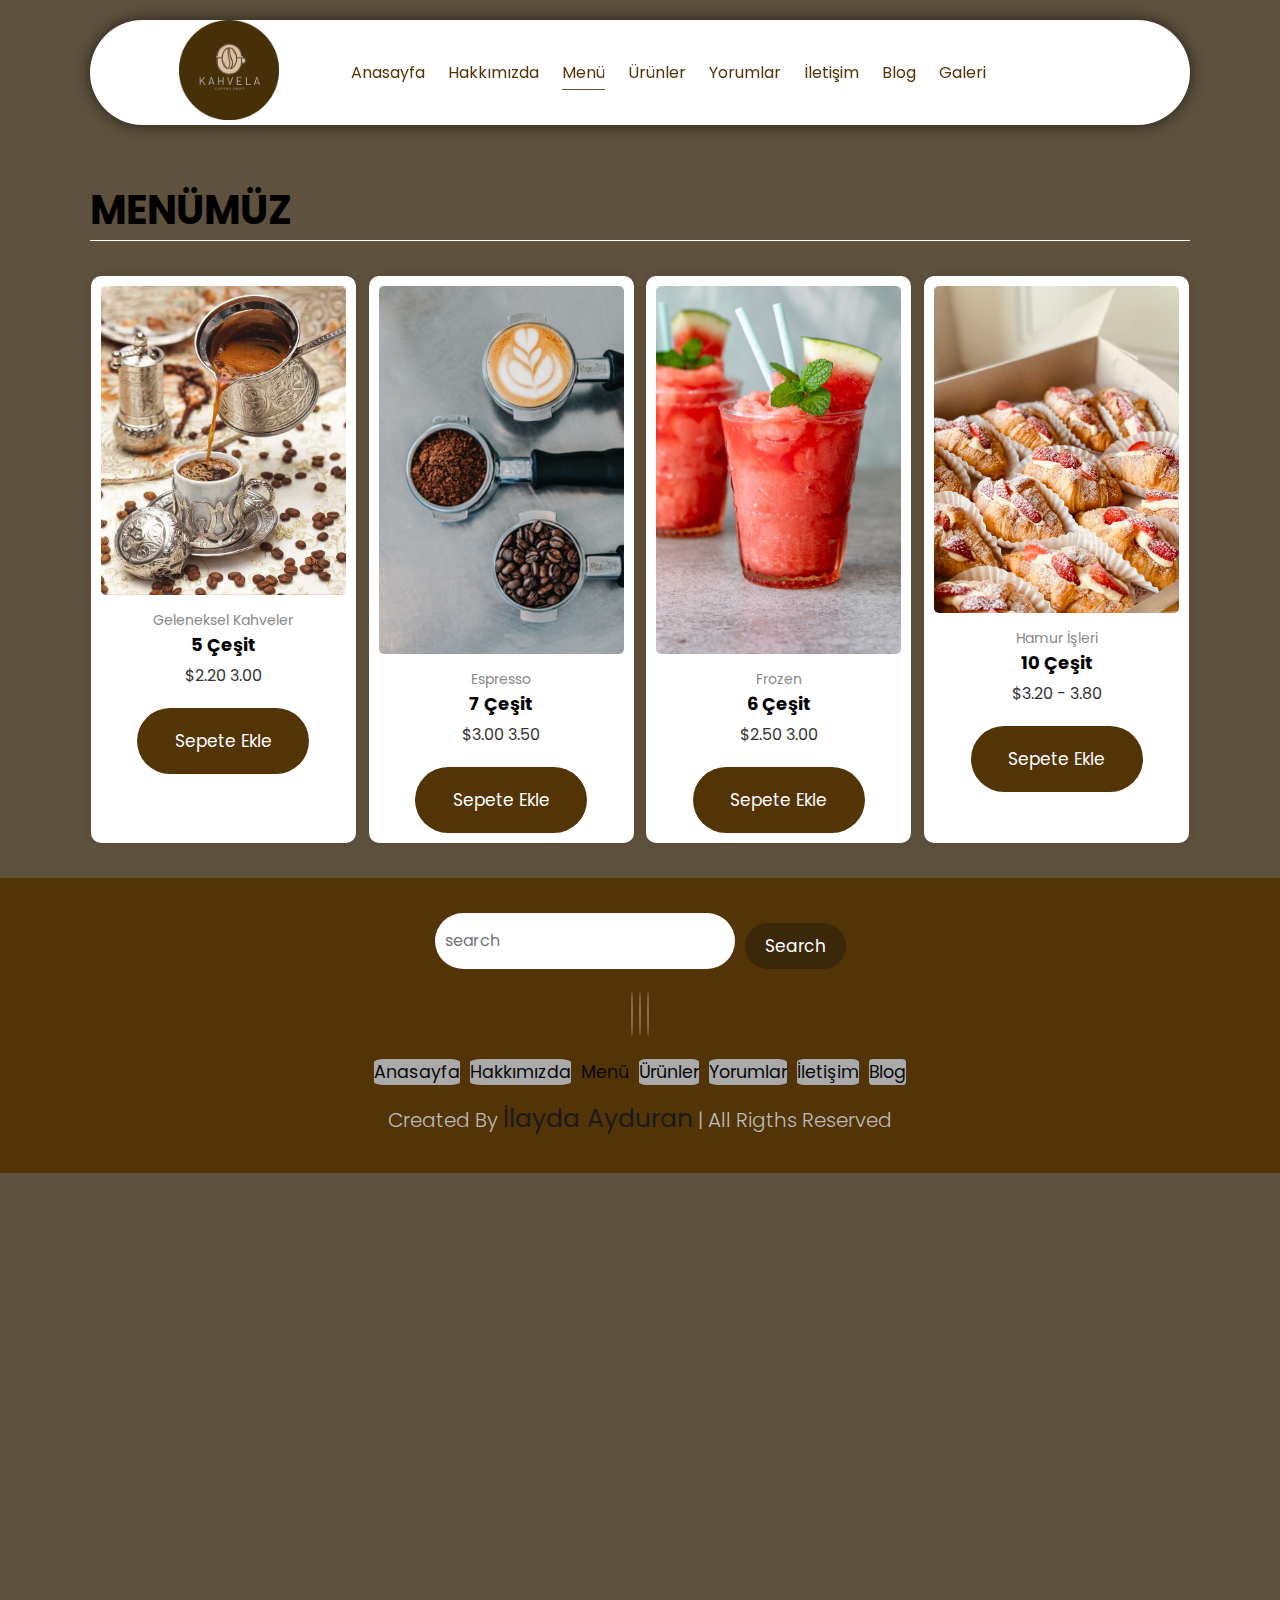
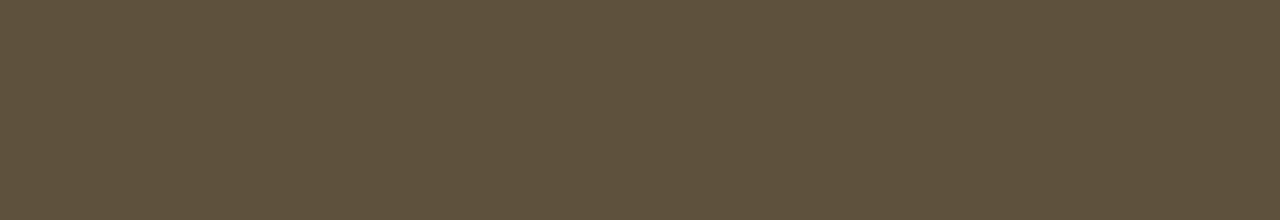
<file: web_proje/menu.html>
<!DOCTYPE html>
<html lang="tr">

<head>
    <meta charset="UTF-8">
    <meta name="viewport" content="width=device-width, initial-scale=1.0">
    <link rel="stylesheet" href="https://cdnjs.cloudflare.com/ajax/libs/font-awesome/6.5.1/css/all.min.css" integrity="sha512-DTOQO9RWCH3ppGqcWaEA1BIZOC6xxalwEsw9c2QQeAIftl+Vegovlnee1c9QX4TctnWMn13TZye+giMm8e2LwA==" crossorigin="anonymous" referrerpolicy="no-referrer" />
    <link rel="stylesheet" href="styles/stylee.css">
    <title>Restoran Web Sitesi</title>
</head>

<body>
<header class="header">
    <a href="index.html" class="logo">
        <img src="imagess/son_logo.jpeg" alt="logo">
    </a>
    <nav class="navbar">
        <a href="index.html" >Anasayfa</a>
        <a href="about.html">Hakkımızda</a>
        <a href="menu.html" class="active">Menü</a>
        <a href="products.html">Ürünler</a>
        <a href="user-reviews.html">Yorumlar</a>
        <a href="contact.html">İletişim</a>
        <a href="blog.html">Blog</a>
        <a href="galerı.html">Galeri</a>
       
    </nav>
    <div class="buttons">
        <button id="search-btn">
            <i class="fas fa-search"></i>
        </button>
        <button id ="cart-btn">
            <i class="fas fa-shopping-cart"></i>
        </button>
        <button id="menu-btn">
            <i class="fas fa-bars"></i>
        </button>
    </div>

    <div class="search-form">
        <input 
            type="text" 
            class="search-input" 
            id="search-box" 
            placeholder="search here" 
        />
        <i class="fas fa-search"></i>
    </div>

    <div class="cart-items-container">
        <div class="cart-item">
            <i class="fas fa-times"></i>
            <img src="imagess/menu1.jpeg" alt="menu"/>
            <div class="content">
                <h3>geleneksel kahve menüleri</h3>
                <div class="price">2.00$/-</div>
            </div>

        </div>
        <div class="cart-item">
            <i class="fas fa-times"></i>
            <img src="imagess/menu2.jpeg" alt="menu"/>
            <div class="content">
                <h3> Espresso menüleri</h3>
                <div class="price">3.00$/-</div>
            </div>

        </div>
        <div class="cart-item">
            <i class="fas fa-times"></i>
            <img src="imagess/menu3.jpeg" alt="menu"/>
            <div class="content">
                <h3>Frozen menüleri</h3>
                <div class="price">2.00$/-</div>
            </div>

        </div>
        <div class="cart-item">
            <i class="fas fa-times"></i>
            <img src="imagess/menu4.jpeg" alt="menu"/>
            <div class="content">
                <h3>Hamur işi menüleri</h3>
                <div class="price">3.00$/-</div>
            </div>

        </div>
        <a href="#" class="btn">Checkout Now</a>
    </div>
</header>

    
    


    <section class="menu" id="menu">
        <h1 class="heading">Menümüz</h1>
        <div class="box-container">
            <!-- Menü Öğeleri -->
            <!-- 1. Ürün -->
            <div class="box">
                <div class="box-head">
                    <div class="image"> <img src="imagess/menu1.jpeg" alt="menu" /></div>
                    <span class="category">Geleneksel Kahveler</span>
                    <h3>5 Çeşit</h3>
                    <div class="price">$2.20 <span>3.00</span></div>
                </div>
                <div class="box-bottom">
                    <a href="#" class="btn">Sepete Ekle</a>
                </div>
            </div>
            <!-- 2. Ürün -->
            <div class="box">
                <div class="box-head">
                    <div class="image"> <img src="imagess/menu2.jpeg" alt="menu" /></div>
                    <span class="category">Espresso</span>
                    <h3>7 Çeşit</h3>
                    <div class="price">$3.00 <span>3.50</span></div>
                </div>
                <div class="box-bottom">
                    <a href="#" class="btn">Sepete Ekle</a>
                </div>
            </div>
            <!-- 3. Ürün -->
            <div class="box">
                <div class="box-head">
                    <div class="image"><img src="imagess/menu3.jpeg" alt="menu" /></div>
                    <span class="category">Frozen</span>
                    <h3>6 Çeşit</h3>
                    <div class="price">$2.50 <span>3.00</span></div>
                </div>
                <div class="box-bottom">
                    <a href="#" class="btn">Sepete Ekle</a>
                </div>
            </div>
            <!-- 4. Ürün -->
            <div class="box">
                <div class="box-head">
                    <div class="image"><img src="imagess/menu4.jpeg" alt="menu" /></div>
                    <span class="category">Hamur İşleri</span>
                    <h3>10 Çeşit</h3>
                    <div class="price">$3.20 <span>- 3.80</span></div>
                </div>
                <div class="box-bottom">
                    <a href="#" class="btn">Sepete Ekle</a>
                </div>
            </div>
        </div>
    </section>







    <section class="footer">
        <div class="search">
            <input type="text" class="search-input" placeholder="search"/>
            <button class="btn bnt-primary">search </button>
        </div>
        <div class="share">
            <a href="#" class="fab fa-facebook"></a>
            <a href="#" class="fab fa-instagram"></a>
            <a href="#" class="fab fa-twitter"></a>
        </div>
        <div class="links">
            <a href="#" >Anasayfa</a>
            <a href="#">Hakkımızda</a>
            <a href="#"class="active">Menü</a>
            <a href="#">Ürünler</a>
            <a href="#">Yorumlar</a>
            <a href="#">İletişim</a>
            <a href="#">Blog</a>
            
        </div>

        <div class="credit">
            created by <span> İlayda Ayduran</span> | all rigths reserved
        </div>
    </section>




    


    <script src="js/script.js"></script>
  </body>
</html>
</file>
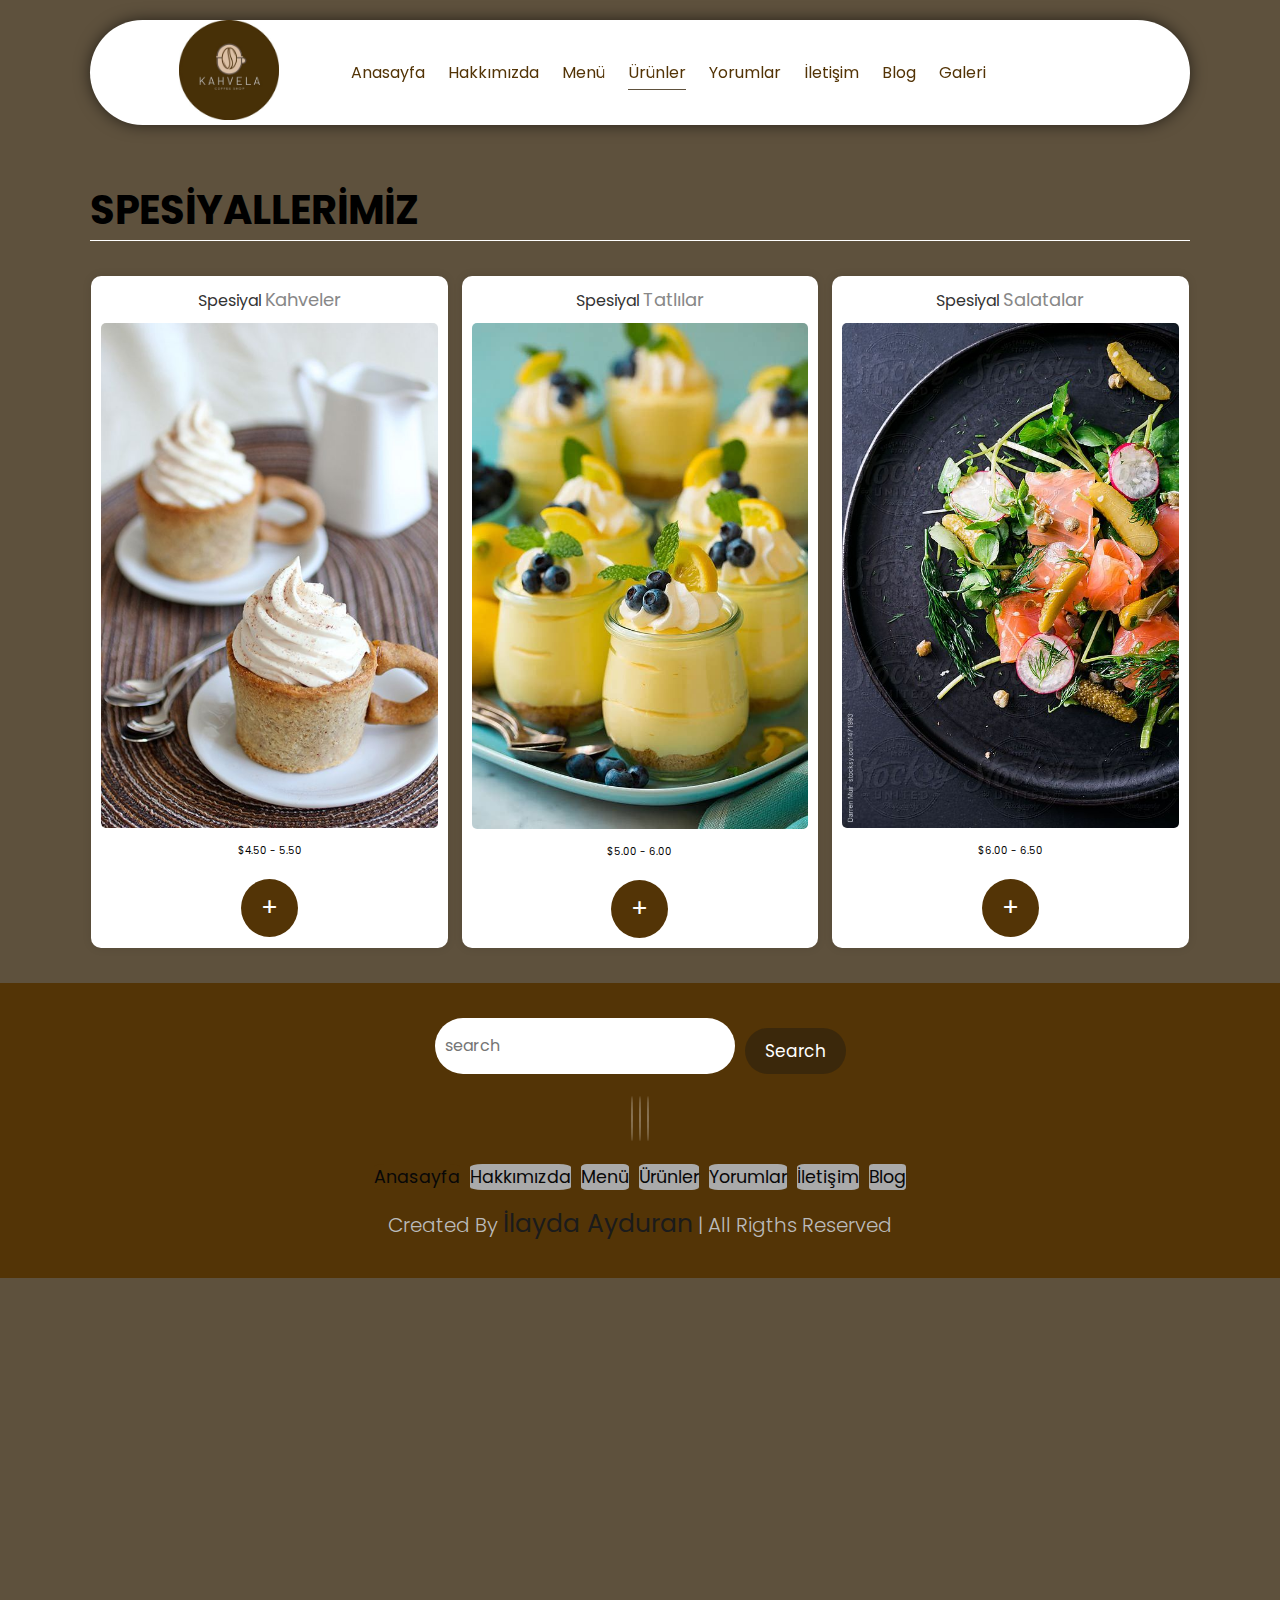
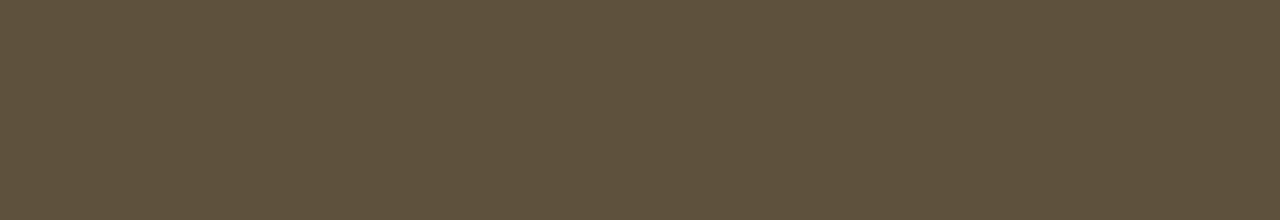
<file: web_proje/products.html>
<!DOCTYPE html>
<html lang="tr">

<head>
    <meta charset="UTF-8">
    <meta name="viewport" content="width=device-width, initial-scale=1.0">
    <link rel="stylesheet" href="https://cdnjs.cloudflare.com/ajax/libs/font-awesome/6.5.1/css/all.min.css" integrity="sha512-DTOQO9RWCH3ppGqcWaEA1BIZOC6xxalwEsw9c2QQeAIftl+Vegovlnee1c9QX4TctnWMn13TZye+giMm8e2LwA==" crossorigin="anonymous" referrerpolicy="no-referrer" />
    <link rel="stylesheet" href="styles/stylee.css">
    <title>Restoran Web Sitesi</title>
</head>

<body>
<header class="header">
    <a href="index.html" class="logo">
        <img src="imagess/son_logo.jpeg" alt="logo">
    </a>
    <nav class="navbar">
        <a href="index.html" >Anasayfa</a>
        <a href="about.html">Hakkımızda</a>
        <a href="menu.html">Menü</a>
        <a href="products.html"class="active">Ürünler</a>
        <a href="user-reviews.html">Yorumlar</a>
        <a href="contact.html">İletişim</a>
        <a href="blog.html">Blog</a>
        <a href="galerı.html">Galeri</a>
    </nav>
    <div class="buttons">
        <button id="search-btn">
            <i class="fas fa-search"></i>
        </button>
        <button id ="cart-btn">
            <i class="fas fa-shopping-cart"></i>
        </button>
        <button id="menu-btn">
            <i class="fas fa-bars"></i>
        </button>
    </div>

    <div class="search-form">
        <input 
            type="text" 
            class="search-input" 
            id="search-box" 
            placeholder="search here" 
        />
        <i class="fas fa-search"></i>
    </div>

    <div class="cart-items-container">
        <div class="cart-item">
            <i class="fas fa-times"></i>
            <img src="imagess/menu1.jpeg" alt="menu"/>
            <div class="content">
                <h3>geleneksel kahve menüleri</h3>
                <div class="price">2.00$/-</div>
            </div>

        </div>
        <div class="cart-item">
            <i class="fas fa-times"></i>
            <img src="imagess/menu2.jpeg" alt="menu"/>
            <div class="content">
                <h3> Espresso menüleri</h3>
                <div class="price">3.00$/-</div>
            </div>

        </div>
        <div class="cart-item">
            <i class="fas fa-times"></i>
            <img src="imagess/menu3.jpeg" alt="menu"/>
            <div class="content">
                <h3>Frozen menüleri</h3>
                <div class="price">2.00$/-</div>
            </div>

        </div>
        <div class="cart-item">
            <i class="fas fa-times"></i>
            <img src="imagess/menu4.jpeg" alt="menu"/>
            <div class="content">
                <h3>Hamur işi menüleri</h3>
                <div class="price">3.00$/-</div>
            </div>

        </div>
        <a href="#" class="btn">Checkout Now</a>
    </div>
</header>

    
    



    <section class="products" id="products">
        <h1 class="heading">Spesiyallerimiz</h1>
        <div class="box-container">
            <!-- Spesiyal Ürünler -->
            <!-- 1. Spesiyal -->
            <div class="box">
                <div class="box-head">
                    <span class="title">Spesiyal</span>
                    <a href="#" class="name">Kahveler</a>
                </div>
                <div>
                    <img src="imagess/z5.jpeg" alt="">
                </div>
                <div class="price">$4.50 - 5.50</div>
                <div class="box-bottom">
                    <a href="#" class="btn">+</a>
                </div>
            </div>
            <!-- 2. Spesiyal -->
            <div class="box">
                <div class="box-head">
                    <span class="title">Spesiyal</span>
                    <a href="#" class="name">Tatlılar</a>
                </div>
                <div>
                    <img src="imagess/z2.jpeg" alt="">
                </div>
                <div class="price">$5.00 - 6.00</div>
                <div class="box-bottom">
                    <a href="#" class="btn">+</a>
                </div>
            </div>
            <!-- 3. Spesiyal -->
            <div class="box">
                <div class="box-head">
                    <span class="title">Spesiyal</span>
                    <a href="#" class="name">Salatalar</a>
                </div>
                <div>
                    <img src="imagess/z3.jpeg" alt="">
                </div>
                <div class="price">$6.00 - 6.50 </div>
                <div class="box-bottom">
                    <a href="#" class="btn">+</a>
                </div>
            </div>
        </div>
    </section>





    <section class="footer">
        <div class="search">
            <input type="text" class="search-input" placeholder="search"/>
            <button class="btn bnt-primary">search </button>
        </div>
        <div class="share">
            <a href="#" class="fab fa-facebook"></a>
            <a href="#" class="fab fa-instagram"></a>
            <a href="#" class="fab fa-twitter"></a>
        </div>
        <div class="links">
            <a href="#" class="active">Anasayfa</a>
            <a href="#">Hakkımızda</a>
            <a href="#">Menü</a>
            <a href="#">Ürünler</a>
            <a href="#">Yorumlar</a>
            <a href="#">İletişim</a>
            <a href="#">Blog</a>
        </div>

        <div class="credit">
            created by <span> İlayda Ayduran</span> | all rigths reserved
        </div>
    </section>




    


    <script src="js/script.js"></script>
  </body>
</html>
</file>
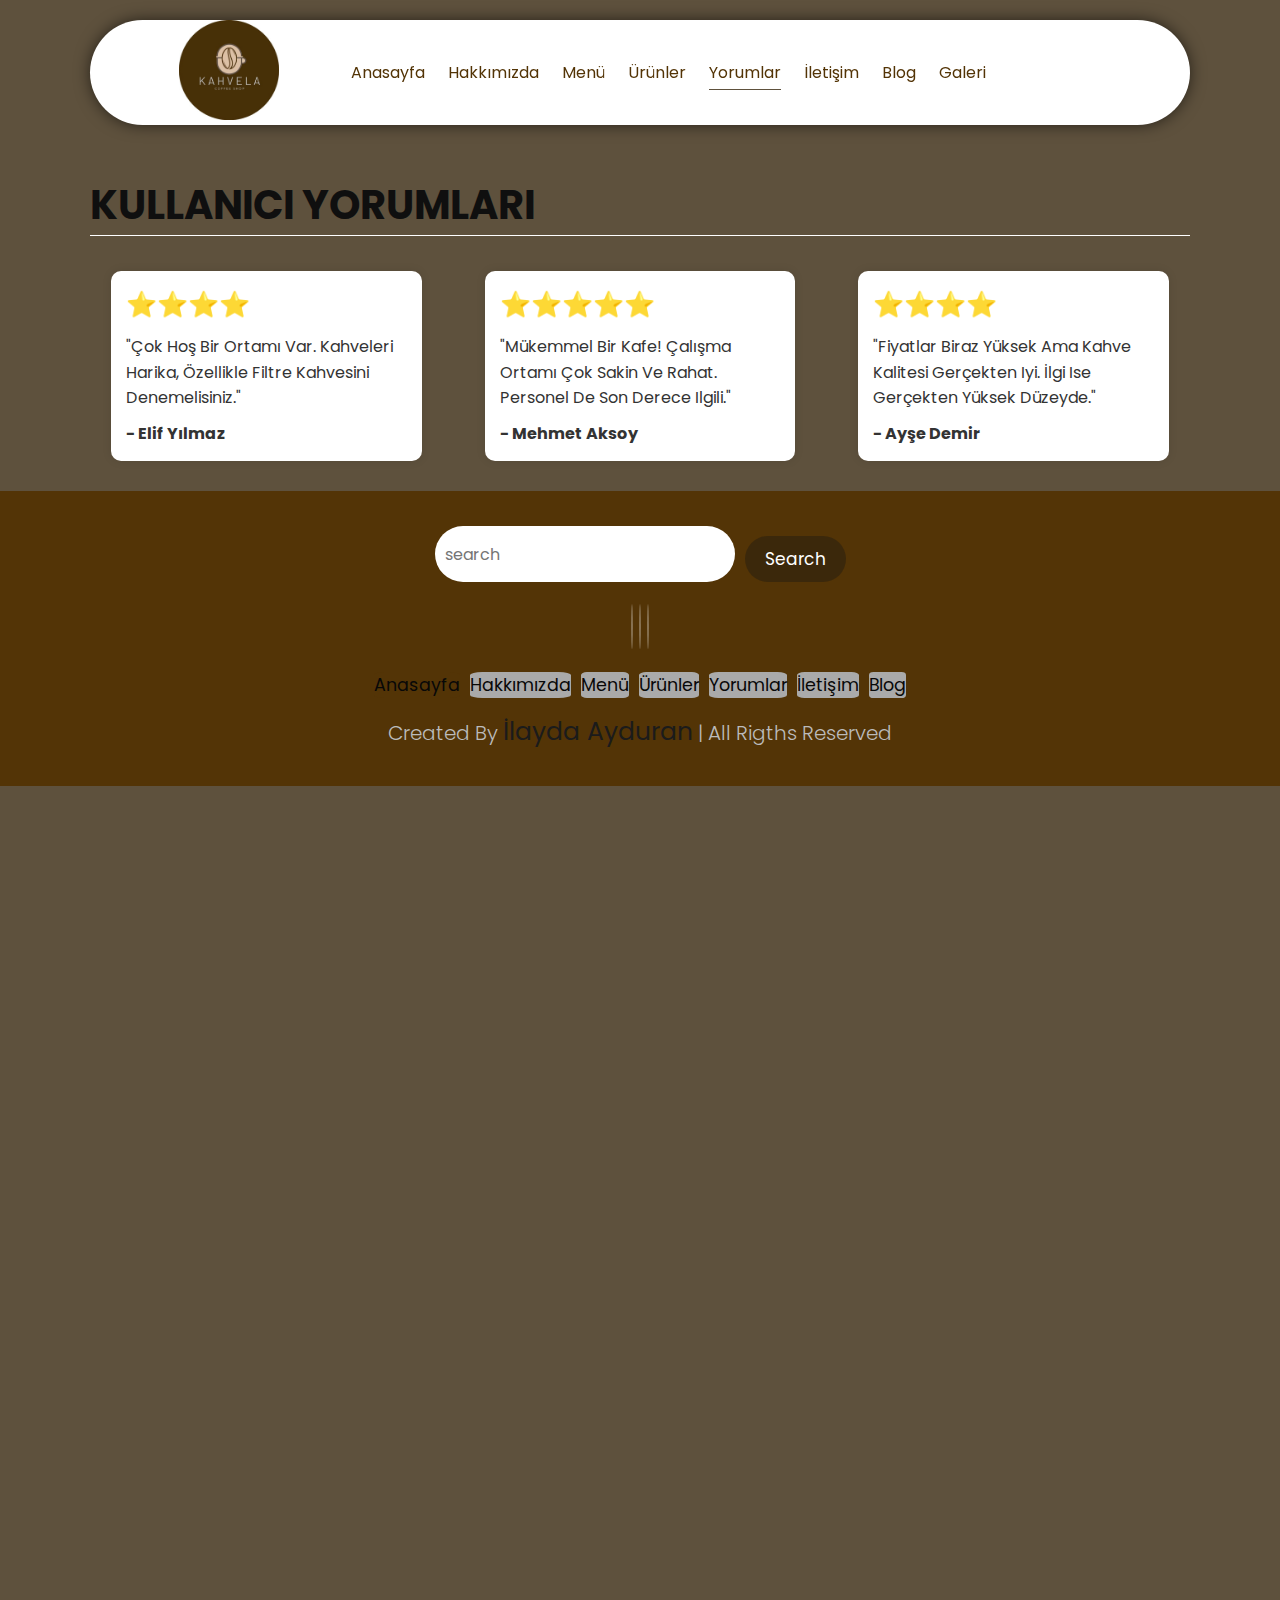
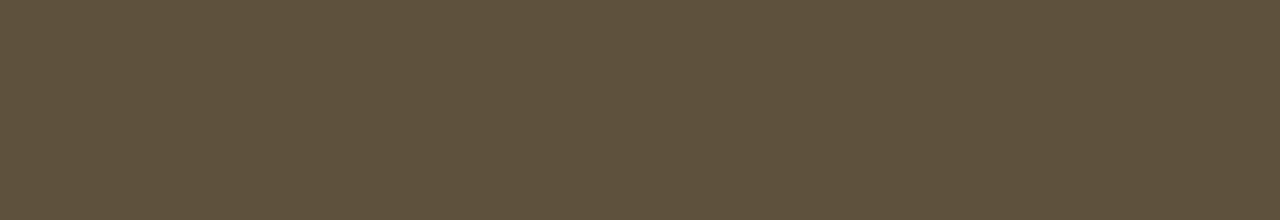
<file: web_proje/user-reviews.html>
<!DOCTYPE html>
<html lang="tr">

<head>
    <meta charset="UTF-8">
    <meta name="viewport" content="width=device-width, initial-scale=1.0">
    <link rel="stylesheet" href="https://cdnjs.cloudflare.com/ajax/libs/font-awesome/6.5.1/css/all.min.css" integrity="sha512-DTOQO9RWCH3ppGqcWaEA1BIZOC6xxalwEsw9c2QQeAIftl+Vegovlnee1c9QX4TctnWMn13TZye+giMm8e2LwA==" crossorigin="anonymous" referrerpolicy="no-referrer" />
    <link rel="stylesheet" href="styles/stylee.css">
    <title>Restoran Web Sitesi</title>
</head>

<body>
<header class="header">
    <a href="index.html" class="logo">
        <img src="imagess/son_logo.jpeg" alt="logo">
    </a>
    <nav class="navbar">
        <a href="index.html" >Anasayfa</a>
        <a href="about.html">Hakkımızda</a>
        <a href="menu.html">Menü</a>
        <a href="products.html">Ürünler</a>
        <a href="user-reviews.html"class="active">Yorumlar</a>
        <a href="contact.html">İletişim</a>
        <a href="blog.html">Blog</a>
        <a href="galerı.html">Galeri</a>
    </nav>
    <div class="buttons">
        <button id="search-btn">
            <i class="fas fa-search"></i>
        </button>
        <button id ="cart-btn">
            <i class="fas fa-shopping-cart"></i>
        </button>
        <button id="menu-btn">
            <i class="fas fa-bars"></i>
        </button>
    </div>

    <div class="search-form">
        <input 
            type="text" 
            class="search-input" 
            id="search-box" 
            placeholder="search here" 
        />
        <i class="fas fa-search"></i>
    </div>

    <div class="cart-items-container">
        <div class="cart-item">
            <i class="fas fa-times"></i>
            <img src="imagess/menu1.jpeg" alt="menu"/>
            <div class="content">
                <h3>geleneksel kahve menüleri</h3>
                <div class="price">2.00$/-</div>
            </div>

        </div>
        <div class="cart-item">
            <i class="fas fa-times"></i>
            <img src="imagess/menu2.jpeg" alt="menu"/>
            <div class="content">
                <h3> Espresso menüleri</h3>
                <div class="price">3.00$/-</div>
            </div>

        </div>
        <div class="cart-item">
            <i class="fas fa-times"></i>
            <img src="imagess/menu3.jpeg" alt="menu"/>
            <div class="content">
                <h3>Frozen menüleri</h3>
                <div class="price">2.00$/-</div>
            </div>

        </div>
        <div class="cart-item">
            <i class="fas fa-times"></i>
            <img src="imagess/menu4.jpeg" alt="menu"/>
            <div class="content">
                <h3>Hamur işi menüleri</h3>
                <div class="price">3.00$/-</div>
            </div>

        </div>
        <a href="#" class="btn">Checkout Now</a>
    </div>
</header>

    
    







    <section class="user-reviews" id="user-reviews">
        <h1 class="heading">Kullanıcı Yorumları</h1>
        <div class="review-container">
            <div class="review-box">
                <div class="rating">⭐⭐⭐⭐</div>
                <p>"Çok hoş bir ortamı var. Kahveleri harika, özellikle filtre kahvesini denemelisiniz."</p>
                <p class="user">- Elif Yılmaz</p>
            </div>
            <div class="review-box">
                <div class="rating">⭐⭐⭐⭐⭐</div>
                <p>"Mükemmel bir kafe! Çalışma ortamı çok sakin ve rahat. Personel de son derece ilgili."</p>
                <p class="user">- Mehmet Aksoy</p>
            </div>
            <div class="review-box">
                <div class="rating">⭐⭐⭐⭐</div>
                <p>"Fiyatlar biraz yüksek ama kahve kalitesi gerçekten iyi. İlgi ise gerçekten yüksek düzeyde."</p>
                <p class="user">- Ayşe Demir</p>
            </div>
        </div>
    </section>





    <section class="footer">
        <div class="search">
            <input type="text" class="search-input" placeholder="search"/>
            <button class="btn bnt-primary">search </button>
        </div>
        <div class="share">
            <a href="#" class="fab fa-facebook"></a>
            <a href="#" class="fab fa-instagram"></a>
            <a href="#" class="fab fa-twitter"></a>
        </div>
        <div class="links">
            <a href="#" class="active">Anasayfa</a>
            <a href="#">Hakkımızda</a>
            <a href="#">Menü</a>
            <a href="#">Ürünler</a>
            <a href="#">Yorumlar</a>
            <a href="#">İletişim</a>
            <a href="#">Blog</a>
        </div>

        <div class="credit">
            created by <span> İlayda Ayduran</span> | all rigths reserved
        </div>
    </section>




    


    <script src="js/script.js"></script>
  </body>
</html>
</file>
<file: web_proje/styles/stylee.css>
@import url('https://fonts.googleapis.com/css2?family=Poppins:ital,wght@0,100;0,400;0,500;0,600;1,300&display=swap');

:root{
    --main-color:#36260dcc;
    --black-color:#533406;
    --border: 0.1rem solid rgba(255,255,255,0.3);
}

* { 
    font-family: 'Poppins', sans-serif; 
    margin: 0;
    padding: 0;
    box-sizing: border-box;
    outline: none;
    border: none;
    text-decoration: none;
    text-transform: capitalize;
    transition: 0.2s ease;
}

html{
    font-size: 62.5%;
    overflow-x: hidden;
    scroll-padding-top: 9rem;
    scroll-behavior: smooth;
}

html::-webkit-scrollbar{
    width: 0.8rem;
    background-color: white;
}

html::-webkit-scrollbar-track{
    background-color: transparent;
}

html::-webkit-scrollbar-thumb {
    border-radius: 3rem;
    background-color: var(--black-color);
}

body{
    background-color: var(--main-color);
    height: 200vh;
}

section{
    padding: 3.5rem 7%;
}

.btn{
    margin-top: 1rem; 
    display: inline-block;
    padding: 2rem 3.75rem;
    border-radius: 30rem;
    font-size: 1.7rem;
    color: #fff;
    background-color: var(--black-color);
    cursor: pointer;
}

.heading{
    color: var(#fff);
    text-transform: uppercase; 
    font-size: 4rem;
    margin-bottom: 3.5rem;
    border-bottom: 0.1rem solid #fff;
}

.search-input {
    font-size: 1.6rem;
    color: var(--black-color);
    padding: 1rem;
    text-transform: none;
    border-radius: 3rem;
}


.header .search-form {
position: absolute;
top: 115%;
right: 7%;
background-color: #fff;
width: 50rem;
height: 5rem;
display: flex;
align-items: center;
border-radius: 3rem;
box-shadow: 0px 0px 25px 2px rgb(0 0 0 / 75%);
transform: scaleY(0);
}
 
.header .search-form.active  {
    transform: scaleY(1);
}

.header .search-form i {
    cursor: pointer;
    font-size: 2.2rem;
    margin-right: 1.5rem;
    color: var(--black-color);
}

.header .search-form input {
    width: 100%;
}


.header .logo img {
    height: 10rem;
}

.header{
    background-color: white;
    display: flex;
    align-items: center;
    justify-content: space-between;
    padding: 0 7%;
    margin: 2rem 7%;
    border-radius: 30rem ;
    box-shadow: 0px 0px 17px -2px rgba(0,0,0,0.75);
    position: sticky;
    top: 0;
    z-index: 1000;
}

.header .navbar a{
    margin: 0 1rem;
    font-size: 1.6rem;
    color: var(--black-color);
    border-bottom: 0.1rem solid transparent;
}

.header .navbar .active,
.header .navbar a:hover{
    border-color: var(--main-color);
    padding-bottom: 0.5rem; 
}

.header .buttons button{
    cursor: pointer;
    font-size: 2.5rem;
    margin-left: 2rem;
    background-color: transparent;
}

.header .cart-items-container{
    position: absolute;
    top: 95%;
    height: calc(100vh - 9rem);
    width: 35rem;
    background-color: #fff;
    box-shadow: 0px 20px 14px 0px rgb(0 0 0 / 75%);
    right: -100%;

}

.header .cart-items-container.active{
    right: 3rem;
}

.header .cart-items-container .cart-item{
    position: relative;
    display: flex;
    align-items: center;
    gap: 1.5rem;
    padding: 1.5rem;
}

.header .cart-items-container .cart-item:hover {
    box-shadow: 0px 0px 10px 0px rgba(0,0,0,0.75);
}

.header .cart-items-container .cart-item .fa-times{
    position: absolute;
    top: 1rem;
    right: 1.5rem;
    font-size: 2rem;
    cursor: pointer;
    color: var(--black-color);
}

.header .cart-items-container .cart-item img{
    height: 7rem;
}

.header .cart-items-container .cart-item .content h3{
    font-size: 2rem;
    color: var(--black-color);
    padding-bottom: 0.5rem;
}


.header .cart-items-container .cart-item .content .price{
    font-size: 1.5rem;
    color: var(--black-color );
}

.header .cart-items-container .btn{
    width: 100%;
    text-align: center;
    border-radius: unset;
}

.header #menu-btn{
    display: none;
}



.popup {
    display: none;
    position: fixed;
    top: 0;
    left: 0;
    width: 100%;
    height: 100%;
    background: rgba(0, 0, 0, 0.5);
    justify-content: center;
    align-items: center;
  }
  
  .popup-content {
    background: #fff;
    padding: 20px;
    border-radius: 5px;
    max-width: 50%;
    text-align: center;
    margin: auto;
    overflow-y: auto;
    position: relative;
  }
  
  .close-btn {
    position: absolute;
    top: 10px;
    right: 10px;
    cursor: pointer;
    font-size: 24px;
    color: #333;
  }
  
  .popup-content img {
    display: none;
  }
.home{
    min-height: 100vh;
    background: url(../imagess/y7.jpeg) no-repeat;
    background-size: cover;
    background-position: center;
    margin-top: -14.5rem;
    display: flex;
    align-items: center;
}

.home .content{
    max-width: 60rem;
}

.home .content h3{
    font-size: 6rem;
    color: #fff;
}

.home .content p{
    font-size: 2rem;
    font-weight: 300;
    line-height: 1.8;
    padding: 1rem 0;
    color: #ccc;
}

.menu .box-container {
    display: flex;
    justify-content: space-around;
    flex-wrap: wrap;
    gap: 1rem;
}

.menu .box {
    flex: 0 1 calc(25% - 1rem);
    background-color: #fff;
    border-radius: 1rem;
    padding: 1rem;
    box-shadow: 0 0 10px rgba(0, 0, 0, 0.1);
    text-align: center;
}

.menu .box img {
    width: 100%;
    height: auto;
    border-radius: 0.5rem;
    margin-bottom: 1rem;
}

.menu .box .box-head {
    padding-bottom: 1rem;
}

.menu .box .box-head h3 {
    font-size: 1.8rem;
    margin-bottom: 0.5rem;
}

.menu .box .box-head .category {
    font-size: 1.4rem;
    color: #888;
}

.menu .box .box-head .price {
    font-size: 1.6rem;
    color: #333;
}
/* Ekstra stil gerektiren ürünler kısmı için ek düzenlemeler yapılabilir */
.products .box-container {
    display: flex;
    justify-content: space-around;
    flex-wrap: wrap;
    gap: 1rem;
}

.products .box {
    flex: 0 1 calc(33.333% - 1rem);
    background-color: #fff;
    border-radius: 1rem;
    padding: 1rem;
    box-shadow: 0 0 10px rgba(0, 0, 0, 0.1);
    text-align: center;
}


.products .box img {
    width: 100%;
    height: auto;
    border-radius: 0.5rem;
    margin-bottom: 1rem;
}

.products .box .box-head {
    padding-bottom: 1rem;
}

.products .box .box-head .title {
    font-size: 1.6rem;
    color: #333;
}

.products .box .box-head .name {
    font-size: 1.8rem;
    color: #888;
}

.products .box-bottom {
    margin-top: 1rem;
}

.products .box-bottom .btn {
    font-size: 2.5rem;
    padding: 1rem 2rem;
    border-radius: 50%;
    background-color: #533406;
    color: #fff;
    text-decoration: none;
    display: inline-block;
    transition: transform 0.3s ease-in-out;
}

.products .box-bottom .btn:hover {
    transform: scale(1.1);
}






.about.row{
    display: flex;
    flex-wrap: wrap;
    column-gap: 2rem;
}

.about .row .image{
    flex:  1  1 45rem;
}
.about .row img{
    width: 100%;
}


.about .row .content{
    flex:  1  1 45rem;
}

.about .row .content p{
    font-size: 1.6rem;
    color:#0e0c0c;
    padding: 1rem 0;
    line-height: 1.8;

}







/* Yorumlar */
.user-reviews {
    padding: 3rem 7%;
}

.user-reviews .heading {
    color: #0f0f0f;
    text-transform: uppercase;
    font-size: 4rem;
    margin-bottom: 3.5rem;
    border-bottom: 0.1rem solid #fff;
}

.review-container {
    display: flex;
    justify-content: space-around;
    gap: 2rem;
}

.review-box {
    flex: 0 1 calc(30% - 2rem);
    background-color: #fff;
    border-radius: 1rem;
    padding: 1.5rem;
    box-shadow: 0 0 10px rgba(0, 0, 0, 0.1);
}

.review-box .rating {
    font-size: 2.5rem;
    margin-bottom: 1rem;
}

.review-box p {
    font-size: 1.6rem;
    line-height: 1.6;
    color: #333;
}

.review-box .user {
    font-weight: bold;
    margin-top: 1rem;
}



.contact  .row{
    display: flex;
    background-color: var(--black-color);
    flex-wrap: wrap;
    gap: 1rem;
}

.contact .row .map {
    flex: 1 1 45rem;
    padding: 5rem 2rem;
    text-align: center;
}

.contact .row form h3 {
    text-transform: uppercase;
    font-size: 3.5rem;
    color: #fff;
}

.contact .row form .inputBox {
    display: flex;
    align-items: center;
    margin: 2rem 0;
    border: var(--border);
}

.contact .row form .inputBox i {
    color: #fff;
    font-size: 2rem;
    padding-left: 2rem;
}

.contact .row form .inputBox input{
    width: 100%;
    padding: 2rem;
    font-size: 1.7rem;
    color: #fff;
    text-transform: none;
    background-color: transparent;
}

.contact .row form .btn {
    color: var(--main-color);
    background-color: #fff;
    font-weight: bold;
}









/* Genel stiller */

body {
    font-family: Arial, sans-serif;
    margin: 0;
    padding: 0;
}

/* Blog stilleri */

.blog {
    display: flex;
    justify-content: space-around;
    align-items: center;
    flex-wrap: wrap;
    margin: 20px 0;
}

.blog-post {
    width: 30%;
    margin-bottom: 20px;
    box-shadow: 0px 0px 10px rgba(0, 0, 0, 0.1);
    border-radius: 8px;
    overflow: hidden;
}

.blog-post img {
    width: 100%;
    height: auto;
}

.post-content {
    padding: 20px;
}

.post-title {
    font-size: 24px;
    margin-bottom: 10px;
}

.post-date {
    font-size: 14px;
    color: #888;
    margin-bottom: 10px;
}

.post-text {
    font-size: 16px;
    color: #272727;
    margin-bottom: 20px;
}

.read-more {
    display: inline-block;
    padding: 8px 16px;
    background-color: #333;
    color: #fff;
    text-decoration: none;
    border-radius: 4px;
    transition: background-color 0.3s ease;
}

.read-more:hover {
    background-color: #555;
}

.footer{
    background-color:var(--black-color);
    text-align: center;
}
.footer .search {
    display: flex;
    justify-content: center;
}

.footer .search .search-input{
    width: 30rem;
}

.footer .search .bnt-primary{
    background-color:var(--main-color);
    padding: 1rem 2rem;
    margin-left: 1rem;
}

.footer .share{
    padding: 2rem ;

}

.footer .share a {
    width: 5rem;
    height: 5rem;
    line-height: 5rem;
    color: #fff;
    font-size: 3rem;
    border: var(--border);
    border-radius: 50%;
    margin: 0.3rem;
}

.footer .share a:hover{
    background-color: var(--main-color);

}

.footer .links{
    display: flex;
    justify-content: center;
    flex-wrap: wrap;
    gap: 1rem;
    border: var(--main-color);
}

.footer .links a {
    background-color: #aaa;
    padding: 0.7 2rem;
    color: #080808;
    font-size: 1.75rem;
    border: #0a0a0a;
    border-radius: 12%;

} 

.footer .links a:hover{

    background-color: var(--black-color);
    opacity: 0.7;
} 

.footer .links a.active{
    background-color: var(--black-color);
} 

.footer .credit{
    font-size: 2rem;
    color: #bbb;
    font-weight: 375;
    padding-top: 1.5rem;
}

.footer .credit span{
    color: #1b1b1b; 
    font-size: 2.50rem ;
    font-weight: normal;
    
}



@media (max-width: 991px) {
    html{
        font-size: 55%;
    } 
    
    .header {
        padding: 1.5rem 2rem;
    }
    
    .header .logo img{
        height: 7rem;
    } 

    section{
        padding: 2rem;
    }

    .products .box-container .box .box-head .name{
        font-size: 3.4rem;
    }
} 

@media (max-width: 700px) {
    .header #menu-btn{
        display: inline-block ;
    }

    .header .navbar {
        position: absolute;
        top: 95%;
        background-color: #fff;
        height: calc(100vh - 9rem);
        width: 30rem;
        box-shadow: 0px 20px 14px 0px rgb(0 0 0 / 75%);
        right: -100%;
    }

    .header .navbar.active{
        right: 3rem;
    }

    .header .navbar a {
        color: var(--black-color);
        display: block ;
        margin: 1.5rem;
        padding: 0.5rem;
        font-size: 2rem;
    }
}

@media (max-width: 576px){
    html{
        font-size: 50%;
    }

    .header #menu-btn{
        display: inline-block ;
    }
}
</file>
